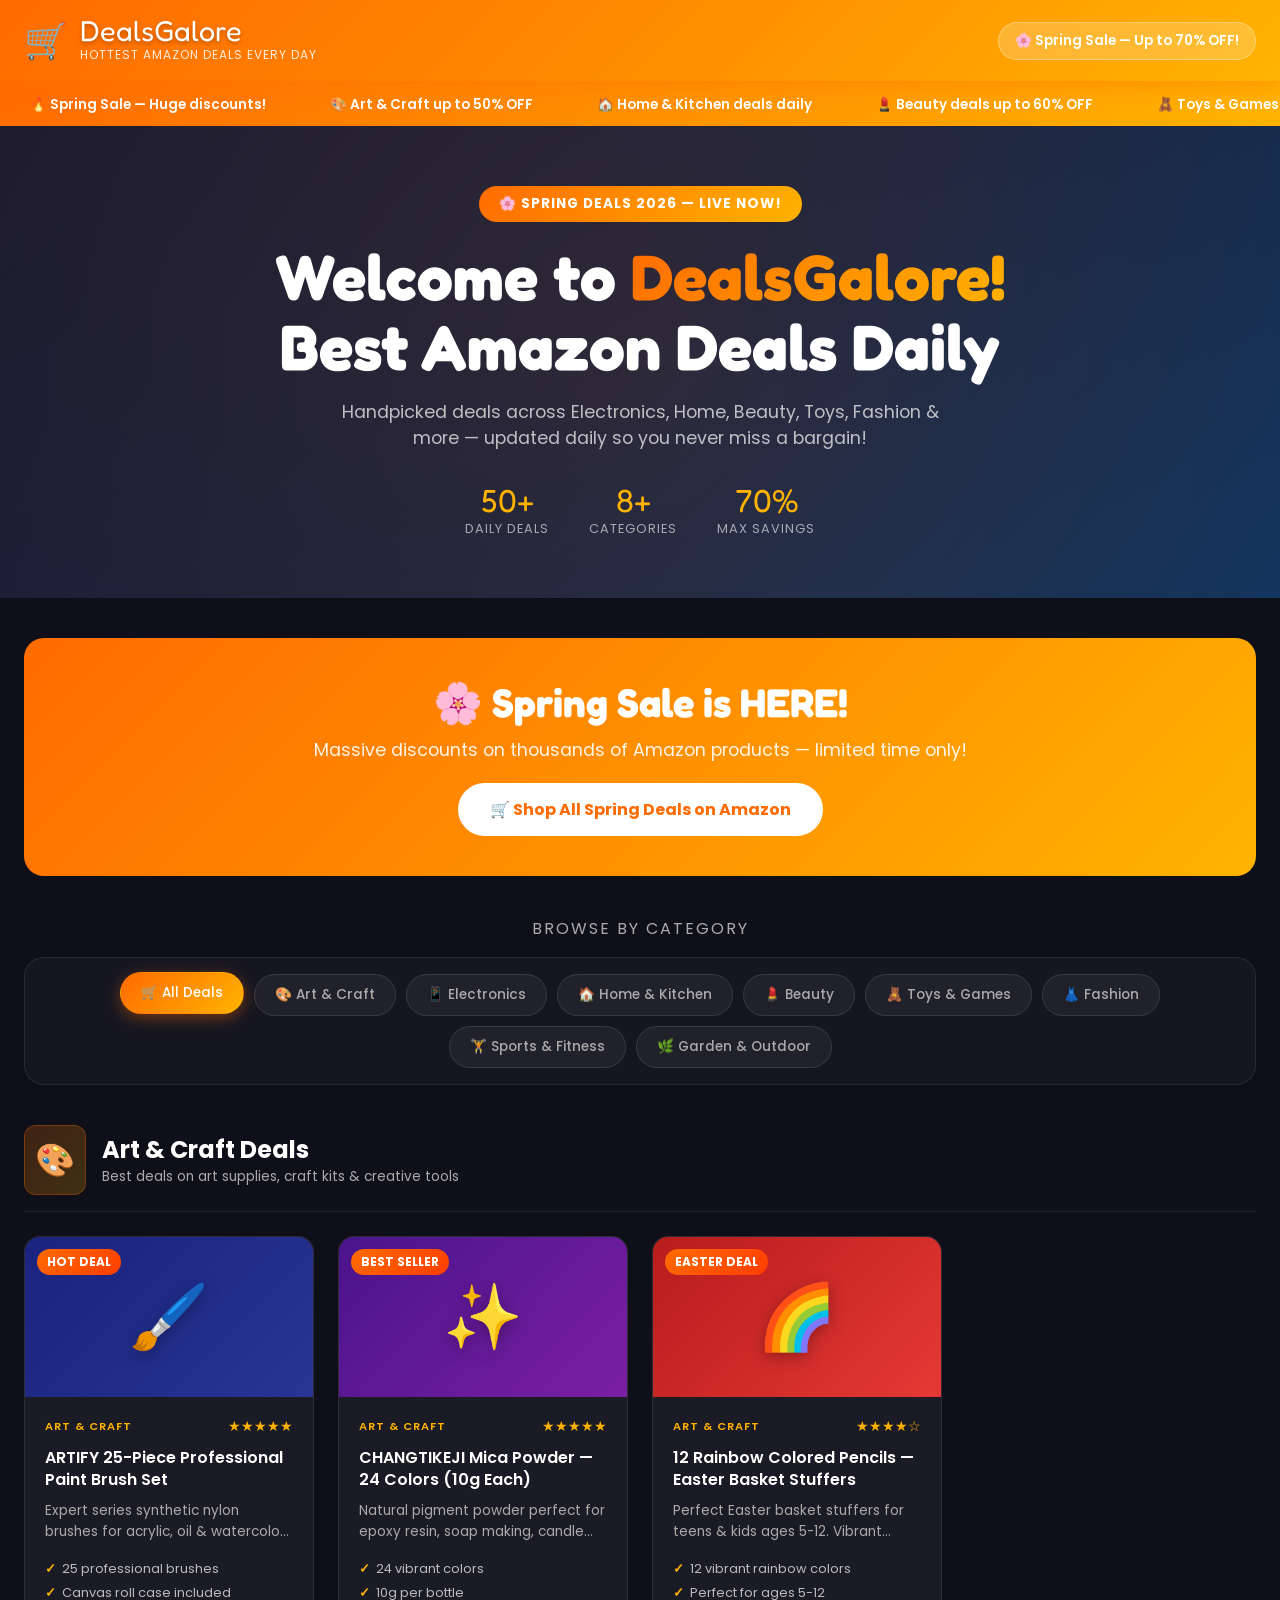
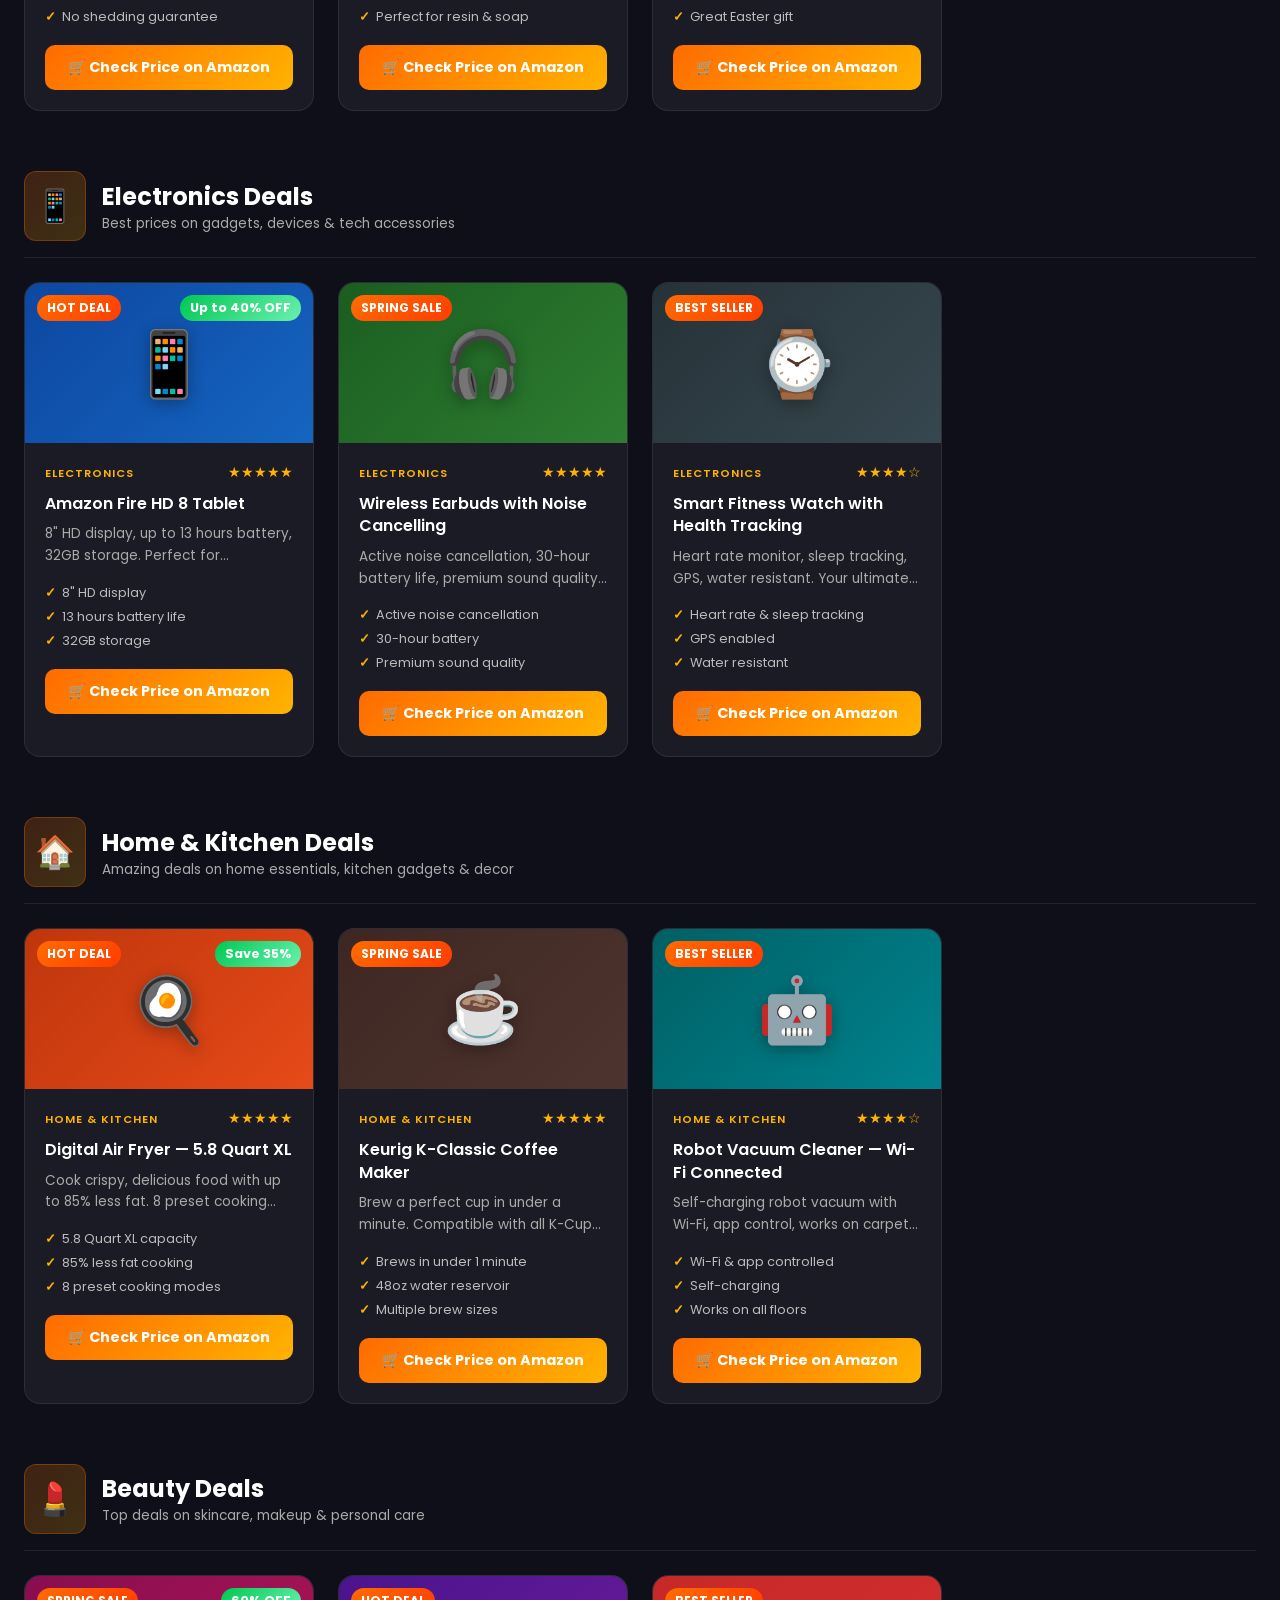
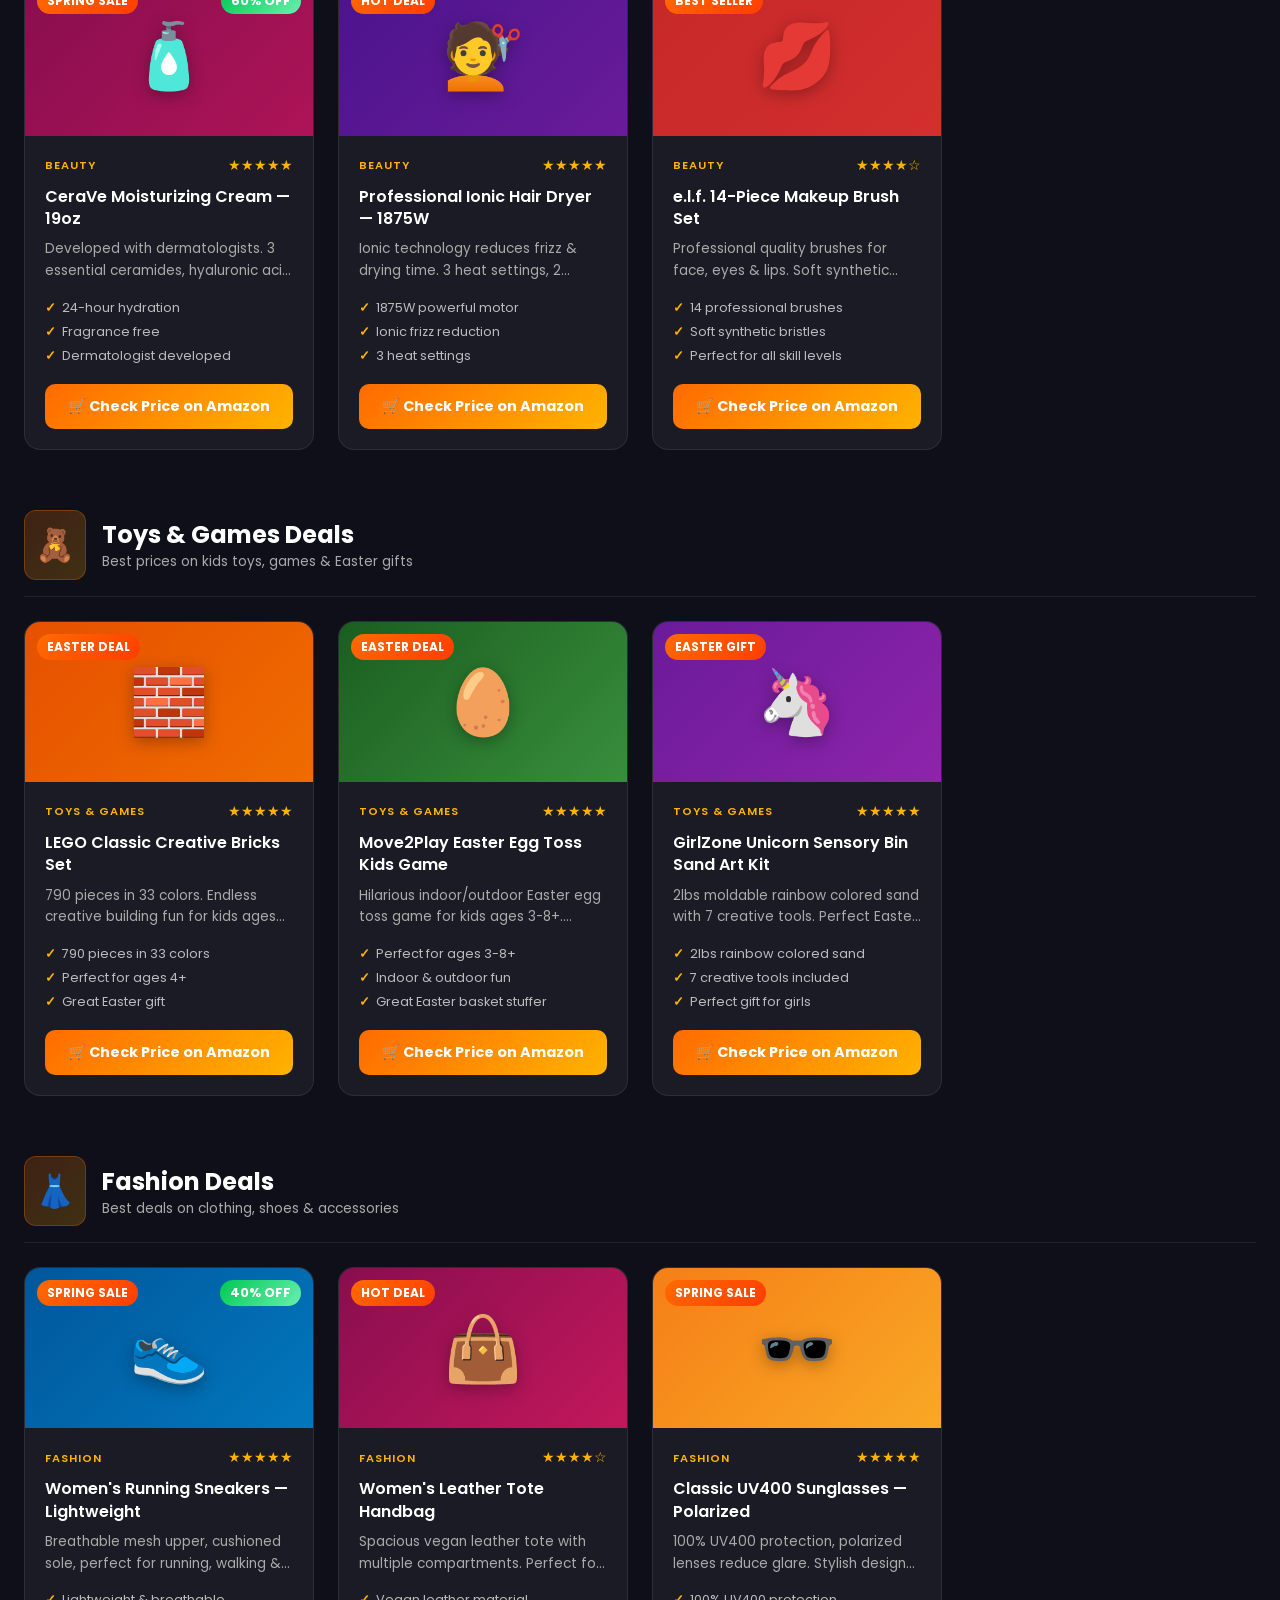
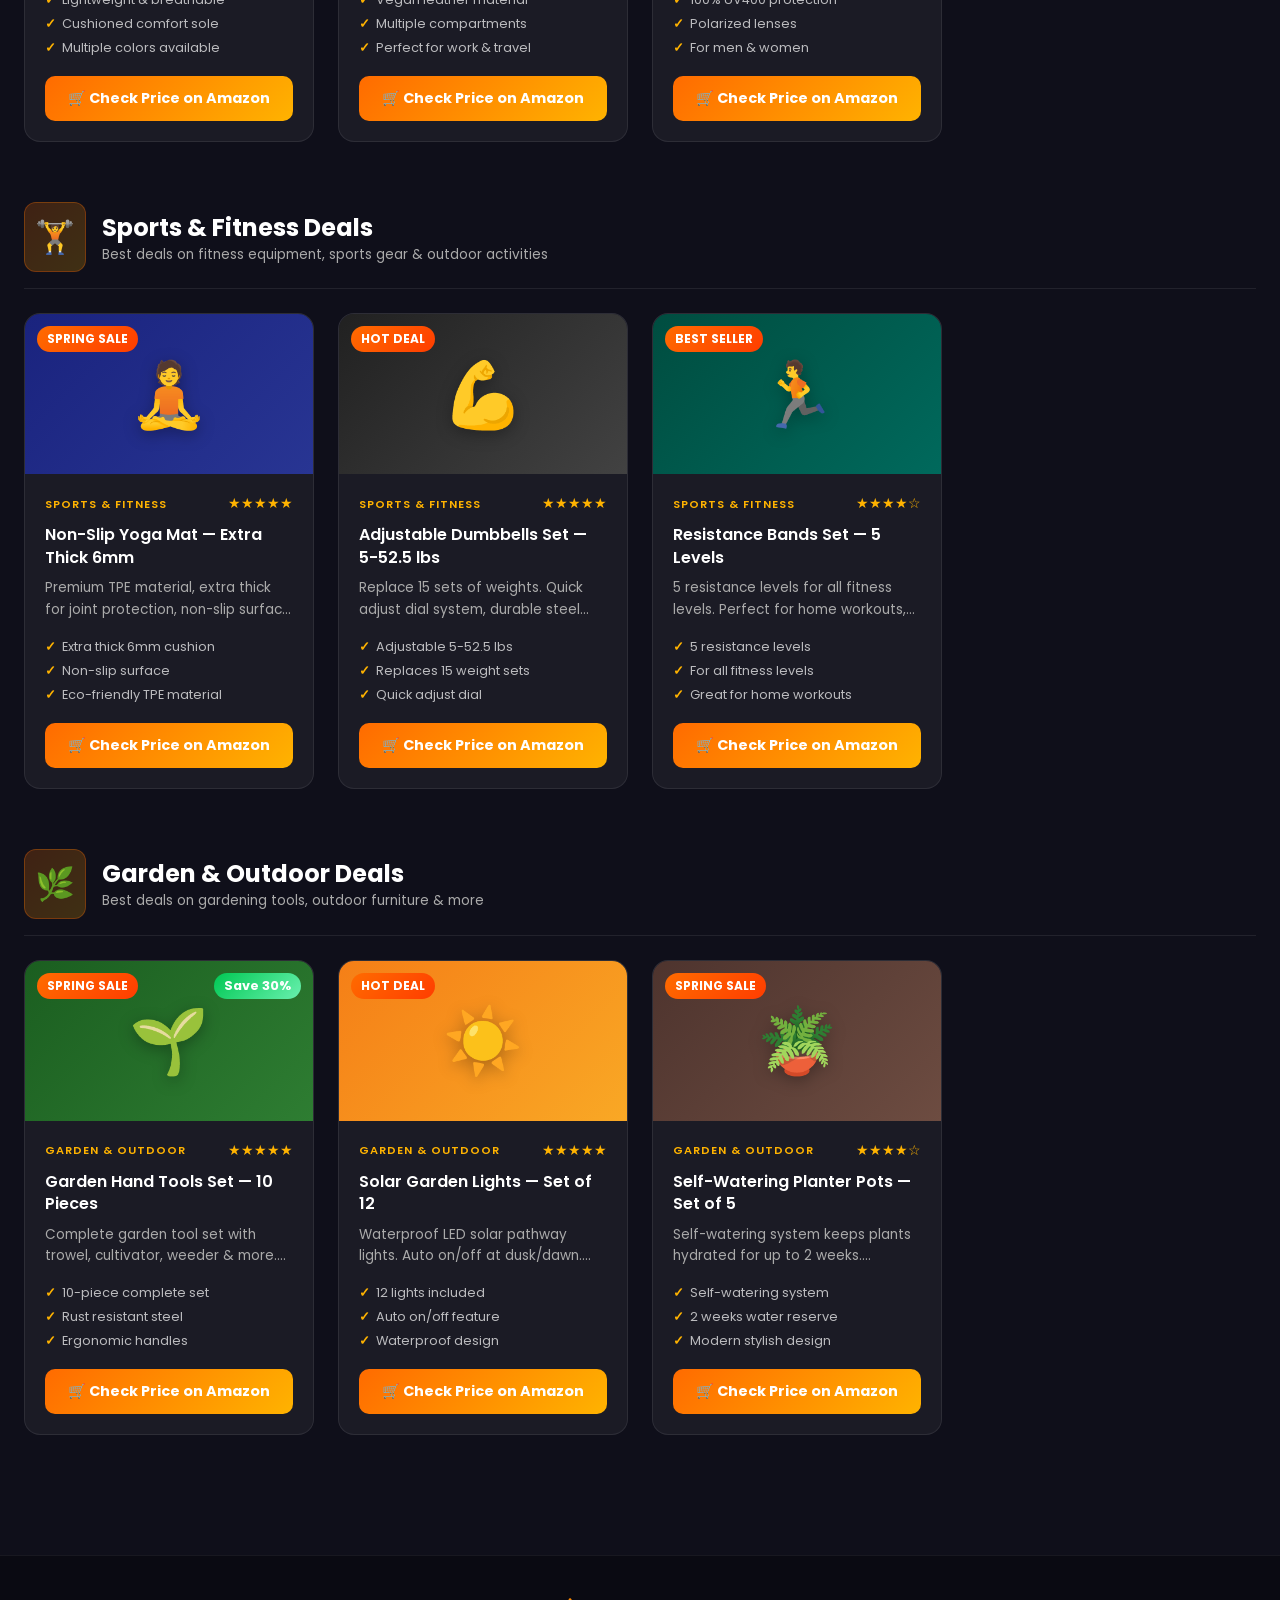
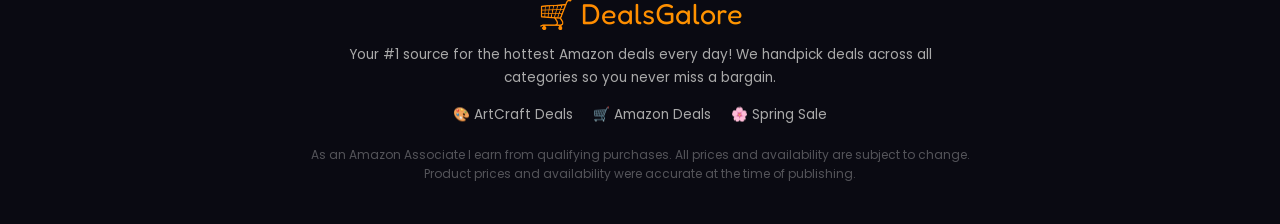
<file: index.html>
<!DOCTYPE html>
<html lang="en">
<head>
  <meta charset="UTF-8" />
  <meta name="viewport" content="width=device-width, initial-scale=1.0"/>
  <title>DealsGalore — Hottest Amazon Deals Every Day</title>
  <meta name="description" content="Find the hottest Amazon deals every day! Huge discounts on Electronics, Home, Beauty, Toys, Fashion and more. Updated daily with fresh deals!"/>
  <link href="https://fonts.googleapis.com/css2?family=Poppins:wght@300;400;500;600;700;800&family=Fredoka+One&display=swap" rel="stylesheet"/>
  <style>
    :root {
      --primary: #FF6B00;
      --secondary: #FFB300;
      --dark: #1a1a2e;
      --darker: #0f0f1a;
      --card-bg: rgba(255,255,255,0.05);
      --text: #f0f0f0;
      --text-muted: #aaa;
      --transition: 0.3s ease;
      --radius: 16px;
    }

    * { margin: 0; padding: 0; box-sizing: border-box; }

    body {
      font-family: 'Poppins', sans-serif;
      background: var(--darker);
      color: var(--text);
      min-height: 100vh;
    }

    /* HEADER */
    header {
      background: linear-gradient(135deg, #FF6B00, #FF8C00, #FFB300);
      padding: 0;
      position: sticky;
      top: 0;
      z-index: 100;
      box-shadow: 0 4px 20px rgba(255,107,0,0.4);
    }

    .header-inner {
      max-width: 1400px;
      margin: 0 auto;
      padding: 14px 24px;
      display: flex;
      align-items: center;
      justify-content: space-between;
      flex-wrap: wrap;
      gap: 12px;
    }

    .logo-area {
      display: flex;
      align-items: center;
      gap: 12px;
    }

    .logo-icon { font-size: 2.2rem; }

    .logo-text { display: flex; flex-direction: column; }

    .logo-text .brand {
      font-family: 'Fredoka One', sans-serif;
      font-size: 1.8rem;
      color: white;
      text-shadow: 0 2px 4px rgba(0,0,0,0.3);
      line-height: 1;
    }

    .logo-text .tagline {
      font-size: 0.75rem;
      color: rgba(255,255,255,0.85);
      letter-spacing: 1px;
      text-transform: uppercase;
    }

    .header-badge {
      background: rgba(255,255,255,0.2);
      border: 1px solid rgba(255,255,255,0.3);
      padding: 8px 16px;
      border-radius: 50px;
      font-size: 0.85rem;
      color: white;
      font-weight: 600;
      backdrop-filter: blur(10px);
    }

    /* HERO */
    .hero {
      background: linear-gradient(135deg, #1a1a2e 0%, #16213e 50%, #0f3460 100%);
      padding: 60px 24px;
      text-align: center;
      position: relative;
      overflow: hidden;
    }

    .hero::before {
      content: '';
      position: absolute;
      top: -50%; left: -50%;
      width: 200%; height: 200%;
      background: radial-gradient(circle at center, rgba(255,107,0,0.1) 0%, transparent 60%);
      animation: pulse 4s ease-in-out infinite;
    }

    @keyframes pulse {
      0%, 100% { transform: scale(1); opacity: 0.5; }
      50% { transform: scale(1.1); opacity: 1; }
    }

    .hero-content { position: relative; z-index: 1; }

    .hero-badge {
      display: inline-block;
      background: linear-gradient(135deg, #FF6B00, #FFB300);
      color: white;
      padding: 8px 20px;
      border-radius: 50px;
      font-size: 0.85rem;
      font-weight: 700;
      letter-spacing: 1px;
      text-transform: uppercase;
      margin-bottom: 20px;
      animation: bounce 2s ease-in-out infinite;
    }

    @keyframes bounce {
      0%, 100% { transform: translateY(0); }
      50% { transform: translateY(-6px); }
    }

    .hero h1 {
      font-family: 'Fredoka One', sans-serif;
      font-size: clamp(2.5rem, 5vw, 4rem);
      color: white;
      margin-bottom: 16px;
      line-height: 1.1;
    }

    .hero h1 span {
      background: linear-gradient(135deg, #FF6B00, #FFB300);
      -webkit-background-clip: text;
      -webkit-text-fill-color: transparent;
      background-clip: text;
    }

    .hero p {
      font-size: 1.1rem;
      color: rgba(255,255,255,0.7);
      max-width: 600px;
      margin: 0 auto 30px;
    }

    .hero-stats {
      display: flex;
      justify-content: center;
      gap: 40px;
      flex-wrap: wrap;
    }

    .stat-item { text-align: center; }

    .stat-number {
      font-family: 'Fredoka One', sans-serif;
      font-size: 2rem;
      color: #FFB300;
    }

    .stat-label {
      font-size: 0.8rem;
      color: rgba(255,255,255,0.6);
      text-transform: uppercase;
      letter-spacing: 1px;
    }

    /* DEAL TICKER */
    .deal-ticker {
      background: linear-gradient(135deg, #FF6B00, #FFB300);
      padding: 10px 0;
      overflow: hidden;
      white-space: nowrap;
    }

    .ticker-content {
      display: inline-block;
      animation: ticker 30s linear infinite;
    }

    .ticker-content span {
      margin: 0 30px;
      font-size: 0.85rem;
      font-weight: 600;
      color: white;
    }

    @keyframes ticker {
      0% { transform: translateX(0); }
      100% { transform: translateX(-50%); }
    }

    /* FILTER TABS */
    .filter-section {
      max-width: 1400px;
      margin: 40px auto 20px;
      padding: 0 24px;
    }

    .filter-title {
      text-align: center;
      font-size: 1rem;
      color: var(--text-muted);
      text-transform: uppercase;
      letter-spacing: 2px;
      margin-bottom: 16px;
    }

    .filter-tabs {
      display: flex;
      flex-wrap: wrap;
      gap: 10px;
      justify-content: center;
      background: rgba(255,255,255,0.03);
      border: 1px solid rgba(255,255,255,0.08);
      border-radius: 20px;
      padding: 16px;
    }

    .tab-btn {
      background: rgba(255,255,255,0.05);
      border: 1px solid rgba(255,255,255,0.1);
      color: var(--text-muted);
      padding: 10px 20px;
      border-radius: 50px;
      cursor: pointer;
      font-family: 'Poppins', sans-serif;
      font-size: 0.85rem;
      font-weight: 500;
      transition: var(--transition);
    }

    .tab-btn:hover, .tab-btn.active {
      background: linear-gradient(135deg, #FF6B00, #FFB300);
      border-color: transparent;
      color: white;
      transform: translateY(-2px);
      box-shadow: 0 4px 15px rgba(255,107,0,0.4);
    }

    /* PRODUCTS GRID */
    .products-section {
      max-width: 1400px;
      margin: 0 auto;
      padding: 20px 24px 60px;
    }

    .category-section { margin-bottom: 60px; }

    .category-header {
      display: flex;
      align-items: center;
      gap: 16px;
      margin-bottom: 24px;
      padding-bottom: 16px;
      border-bottom: 1px solid rgba(255,255,255,0.08);
    }

    .category-icon {
      font-size: 2rem;
      background: linear-gradient(135deg, rgba(255,107,0,0.2), rgba(255,179,0,0.2));
      border: 1px solid rgba(255,107,0,0.3);
      padding: 10px;
      border-radius: 12px;
    }

    .category-info h2 {
      font-size: 1.5rem;
      font-weight: 700;
      color: white;
    }

    .category-info p {
      font-size: 0.85rem;
      color: var(--text-muted);
    }

    .products-grid {
      display: grid;
      grid-template-columns: repeat(auto-fill, minmax(280px, 1fr));
      gap: 24px;
    }

    /* DEAL CARD */
    .deal-card {
      background: var(--card-bg);
      border: 1px solid rgba(255,255,255,0.08);
      border-radius: var(--radius);
      overflow: hidden;
      transition: var(--transition);
      position: relative;
    }

    .deal-card:hover {
      transform: translateY(-6px);
      border-color: rgba(255,107,0,0.4);
      box-shadow: 0 20px 40px rgba(0,0,0,0.3), 0 0 0 1px rgba(255,107,0,0.2);
    }

    .card-top {
      position: relative;
      height: 160px;
      display: flex;
      align-items: center;
      justify-content: center;
      overflow: hidden;
    }

    .card-emoji {
      font-size: 4rem;
      filter: drop-shadow(0 4px 8px rgba(0,0,0,0.3));
      z-index: 1;
    }

    .deal-badge {
      position: absolute;
      top: 12px; left: 12px;
      background: linear-gradient(135deg, #FF6B00, #FF3D00);
      color: white;
      font-size: 0.75rem;
      font-weight: 700;
      padding: 4px 10px;
      border-radius: 50px;
      text-transform: uppercase;
    }

    .discount-badge {
      position: absolute;
      top: 12px; right: 12px;
      background: linear-gradient(135deg, #00C853, #69F0AE);
      color: white;
      font-size: 0.8rem;
      font-weight: 700;
      padding: 4px 10px;
      border-radius: 50px;
    }

    .card-body { padding: 20px; }

    .card-meta {
      display: flex;
      align-items: center;
      justify-content: space-between;
      margin-bottom: 10px;
    }

    .card-category {
      font-size: 0.7rem;
      text-transform: uppercase;
      letter-spacing: 1px;
      color: #FFB300;
      font-weight: 600;
    }

    .card-stars { color: #FFB300; font-size: 0.85rem; }

    .card-body h3 {
      font-size: 1rem;
      font-weight: 600;
      color: white;
      margin-bottom: 8px;
      line-height: 1.4;
      display: -webkit-box;
      -webkit-line-clamp: 2;
      -webkit-box-orient: vertical;
      overflow: hidden;
    }

    .card-body p {
      font-size: 0.85rem;
      color: var(--text-muted);
      line-height: 1.6;
      margin-bottom: 14px;
      display: -webkit-box;
      -webkit-line-clamp: 2;
      -webkit-box-orient: vertical;
      overflow: hidden;
    }

    .card-features {
      list-style: none;
      margin-bottom: 16px;
    }

    .card-features li {
      font-size: 0.8rem;
      color: rgba(255,255,255,0.7);
      padding: 3px 0;
      display: flex;
      align-items: center;
      gap: 6px;
    }

    .card-features li::before {
      content: '✓';
      color: #FFB300;
      font-weight: 700;
    }

    .btn-deal {
      display: block;
      background: linear-gradient(135deg, #FF6B00, #FFB300);
      color: white;
      text-decoration: none;
      padding: 12px 20px;
      border-radius: 10px;
      font-weight: 700;
      font-size: 0.9rem;
      text-align: center;
      transition: var(--transition);
      width: 100%;
    }

    .btn-deal:hover {
      transform: translateY(-2px);
      box-shadow: 0 8px 20px rgba(255,107,0,0.4);
      filter: brightness(1.1);
    }

    /* SPRING BANNER */
    .spring-banner {
      background: linear-gradient(135deg, #FF6B00, #FFB300, #FF6B00);
      background-size: 200% 200%;
      animation: gradientShift 3s ease infinite;
      margin: 40px auto;
      border-radius: 20px;
      padding: 40px;
      text-align: center;
      max-width: 1400px;
      margin-left: 24px;
      margin-right: 24px;
    }

    @keyframes gradientShift {
      0% { background-position: 0% 50%; }
      50% { background-position: 100% 50%; }
      100% { background-position: 0% 50%; }
    }

    .spring-banner h2 {
      font-family: 'Fredoka One', sans-serif;
      font-size: 2.5rem;
      color: white;
      margin-bottom: 10px;
    }

    .spring-banner p {
      font-size: 1.1rem;
      color: rgba(255,255,255,0.9);
      margin-bottom: 20px;
    }

    .btn-white {
      display: inline-block;
      background: white;
      color: #FF6B00;
      padding: 14px 32px;
      border-radius: 50px;
      font-weight: 700;
      font-size: 1rem;
      text-decoration: none;
      transition: var(--transition);
    }

    .btn-white:hover {
      transform: translateY(-3px);
      box-shadow: 0 10px 30px rgba(0,0,0,0.2);
    }

    /* FOOTER */
    footer {
      background: rgba(0,0,0,0.3);
      border-top: 1px solid rgba(255,255,255,0.06);
      padding: 40px 24px;
      text-align: center;
    }

    .footer-logo {
      font-family: 'Fredoka One', sans-serif;
      font-size: 1.8rem;
      background: linear-gradient(135deg, #FF6B00, #FFB300);
      -webkit-background-clip: text;
      -webkit-text-fill-color: transparent;
      background-clip: text;
      margin-bottom: 12px;
    }

    footer p {
      color: var(--text-muted);
      font-size: 0.85rem;
      max-width: 600px;
      margin: 0 auto 16px;
      line-height: 1.7;
    }

    .footer-links {
      display: flex;
      justify-content: center;
      gap: 20px;
      flex-wrap: wrap;
      margin-bottom: 20px;
    }

    .footer-links a {
      color: var(--text-muted);
      text-decoration: none;
      font-size: 0.85rem;
      transition: var(--transition);
    }

    .footer-links a:hover { color: #FFB300; }

    .disclaimer {
      font-size: 0.75rem;
      color: rgba(255,255,255,0.3);
      max-width: 700px;
      margin: 0 auto;
      line-height: 1.6;
    }

    @media (max-width: 768px) {
      .hero h1 { font-size: 2rem; }
      .hero-stats { gap: 20px; }
      .products-grid { grid-template-columns: repeat(auto-fill, minmax(240px, 1fr)); }
      .spring-banner { margin: 20px 16px; padding: 30px 20px; }
      .spring-banner h2 { font-size: 1.8rem; }
    }
  </style>
</head>
<body>

<!-- HEADER -->
<header>
  <div class="header-inner">
    <div class="logo-area">
      <div class="logo-icon">🛒</div>
      <div class="logo-text">
        <span class="brand">DealsGalore</span>
        <span class="tagline">Hottest Amazon Deals Every Day</span>
      </div>
    </div>
    <div class="header-badge">🌸 Spring Sale — Up to 70% OFF!</div>
  </div>
</header>

<!-- DEAL TICKER -->
<div class="deal-ticker">
  <div class="ticker-content">
    <span>🔥 Spring Sale — Huge discounts!</span>
    <span>🎨 Art & Craft up to 50% OFF</span>
    <span>🏠 Home & Kitchen deals daily</span>
    <span>💄 Beauty deals up to 60% OFF</span>
    <span>🧸 Toys & Games on sale now</span>
    <span>📱 Electronics — best prices</span>
    <span>👗 Fashion deals updated daily</span>
    <span>🌿 Garden & Outdoor on sale</span>
    <span>🔥 Spring Sale — Huge discounts!</span>
    <span>🎨 Art & Craft up to 50% OFF</span>
    <span>🏠 Home & Kitchen deals daily</span>
    <span>💄 Beauty deals up to 60% OFF</span>
    <span>🧸 Toys & Games on sale now</span>
    <span>📱 Electronics — best prices</span>
    <span>👗 Fashion deals updated daily</span>
    <span>🌿 Garden & Outdoor on sale</span>
  </div>
</div>

<!-- HERO -->
<section class="hero">
  <div class="hero-content">
    <div class="hero-badge">🌸 Spring Deals 2026 — Live Now!</div>
    <h1>Welcome to <span>DealsGalore!</span><br/>Best Amazon Deals Daily</h1>
    <p>Handpicked deals across Electronics, Home, Beauty, Toys, Fashion & more — updated daily so you never miss a bargain!</p>
    <div class="hero-stats">
      <div class="stat-item">
        <div class="stat-number">50+</div>
        <div class="stat-label">Daily Deals</div>
      </div>
      <div class="stat-item">
        <div class="stat-number">8+</div>
        <div class="stat-label">Categories</div>
      </div>
      <div class="stat-item">
        <div class="stat-number">70%</div>
        <div class="stat-label">Max Savings</div>
      </div>
    </div>
  </div>
</section>

<!-- SPRING BANNER -->
<div class="spring-banner">
  <h2>🌸 Spring Sale is HERE!</h2>
  <p>Massive discounts on thousands of Amazon products — limited time only!</p>
  <a href="https://www.amazon.com/deals?tag=artcrafthub-20" class="btn-white" target="_blank">🛒 Shop All Spring Deals on Amazon</a>
</div>

<!-- FILTER TABS -->
<div class="filter-section">
  <p class="filter-title">Browse by Category</p>
  <div class="filter-tabs" role="tablist">
    <button class="tab-btn active" onclick="filterDeals('all')">🛒 All Deals</button>
    <button class="tab-btn" onclick="filterDeals('artcraft')">🎨 Art & Craft</button>
    <button class="tab-btn" onclick="filterDeals('electronics')">📱 Electronics</button>
    <button class="tab-btn" onclick="filterDeals('home')">🏠 Home & Kitchen</button>
    <button class="tab-btn" onclick="filterDeals('beauty')">💄 Beauty</button>
    <button class="tab-btn" onclick="filterDeals('toys')">🧸 Toys & Games</button>
    <button class="tab-btn" onclick="filterDeals('fashion')">👗 Fashion</button>
    <button class="tab-btn" onclick="filterDeals('sports')">🏋️ Sports & Fitness</button>
    <button class="tab-btn" onclick="filterDeals('garden')">🌿 Garden & Outdoor</button>
  </div>
</div>

<!-- PRODUCTS -->
<div class="products-section">

  <!-- ART & CRAFT -->
  <section class="category-section" id="artcraft-section" data-category="artcraft">
    <div class="category-header">
      <div class="category-icon">🎨</div>
      <div class="category-info">
        <h2>Art & Craft Deals</h2>
        <p>Best deals on art supplies, craft kits & creative tools</p>
      </div>
    </div>
    <div class="products-grid">
      <div class="deal-card" id="artify-brush-deal">
        <div class="card-top" style="background:linear-gradient(135deg,#1a237e,#283593)">
          <span class="card-emoji">🖌️</span>
          <span class="deal-badge">Hot Deal</span>
        </div>
        <div class="card-body">
          <div class="card-meta"><span class="card-category">Art & Craft</span><span class="card-stars">★★★★★</span></div>
          <h3>ARTIFY 25-Piece Professional Paint Brush Set</h3>
          <p>Expert series synthetic nylon brushes for acrylic, oil & watercolor. Canvas roll case & palette knife included.</p>
          <ul class="card-features">
            <li>25 professional brushes</li>
            <li>Canvas roll case included</li>
            <li>No shedding guarantee</li>
          </ul>
          <a href="https://www.amazon.com/dp/B08DV1XT1Q?tag=artcrafthub-20" class="btn-deal" target="_blank">🛒 Check Price on Amazon</a>
        </div>
      </div>

      <div class="deal-card" id="mica-powder-deal">
        <div class="card-top" style="background:linear-gradient(135deg,#4a148c,#7b1fa2)">
          <span class="card-emoji">✨</span>
          <span class="deal-badge">Best Seller</span>
        </div>
        <div class="card-body">
          <div class="card-meta"><span class="card-category">Art & Craft</span><span class="card-stars">★★★★★</span></div>
          <h3>CHANGTIKEJI Mica Powder — 24 Colors (10g Each)</h3>
          <p>Natural pigment powder perfect for epoxy resin, soap making, candle making, lip gloss & nail polish.</p>
          <ul class="card-features">
            <li>24 vibrant colors</li>
            <li>10g per bottle</li>
            <li>Perfect for resin & soap</li>
          </ul>
          <a href="https://www.amazon.com/s?k=CHANGTIKEJI+Mica+Powder+24+Colors&tag=artcrafthub-20" class="btn-deal" target="_blank">🛒 Check Price on Amazon</a>
        </div>
      </div>

      <div class="deal-card" id="rainbow-pencils-deal">
        <div class="card-top" style="background:linear-gradient(135deg,#b71c1c,#e53935)">
          <span class="card-emoji">🌈</span>
          <span class="deal-badge">Easter Deal</span>
        </div>
        <div class="card-body">
          <div class="card-meta"><span class="card-category">Art & Craft</span><span class="card-stars">★★★★☆</span></div>
          <h3>12 Rainbow Colored Pencils — Easter Basket Stuffers</h3>
          <p>Perfect Easter basket stuffers for teens & kids ages 5-12. Vibrant rainbow colors for drawing & school projects.</p>
          <ul class="card-features">
            <li>12 vibrant rainbow colors</li>
            <li>Perfect for ages 5-12</li>
            <li>Great Easter gift</li>
          </ul>
          <a href="https://amzn.to/4v0v3yj" class="btn-deal" target="_blank">🛒 Check Price on Amazon</a>
        </div>
      </div>
    </div>
  </section>

  <!-- ELECTRONICS -->
  <section class="category-section" id="electronics-section" data-category="electronics">
    <div class="category-header">
      <div class="category-icon">📱</div>
      <div class="category-info">
        <h2>Electronics Deals</h2>
        <p>Best prices on gadgets, devices & tech accessories</p>
      </div>
    </div>
    <div class="products-grid">
      <div class="deal-card" id="fire-tablet-deal">
        <div class="card-top" style="background:linear-gradient(135deg,#0d47a1,#1565c0)">
          <span class="card-emoji">📱</span>
          <span class="deal-badge">Hot Deal</span>
          <span class="discount-badge">Up to 40% OFF</span>
        </div>
        <div class="card-body">
          <div class="card-meta"><span class="card-category">Electronics</span><span class="card-stars">★★★★★</span></div>
          <h3>Amazon Fire HD 8 Tablet</h3>
          <p>8" HD display, up to 13 hours battery, 32GB storage. Perfect for streaming, reading & browsing.</p>
          <ul class="card-features">
            <li>8" HD display</li>
            <li>13 hours battery life</li>
            <li>32GB storage</li>
          </ul>
          <a href="https://www.amazon.com/s?k=Amazon+Fire+HD+8+Tablet&tag=artcrafthub-20" class="btn-deal" target="_blank">🛒 Check Price on Amazon</a>
        </div>
      </div>

      <div class="deal-card" id="earbuds-deal">
        <div class="card-top" style="background:linear-gradient(135deg,#1b5e20,#2e7d32)">
          <span class="card-emoji">🎧</span>
          <span class="deal-badge">Spring Sale</span>
        </div>
        <div class="card-body">
          <div class="card-meta"><span class="card-category">Electronics</span><span class="card-stars">★★★★★</span></div>
          <h3>Wireless Earbuds with Noise Cancelling</h3>
          <p>Active noise cancellation, 30-hour battery life, premium sound quality. Perfect for work & travel.</p>
          <ul class="card-features">
            <li>Active noise cancellation</li>
            <li>30-hour battery</li>
            <li>Premium sound quality</li>
          </ul>
          <a href="https://www.amazon.com/s?k=wireless+earbuds+noise+cancelling&tag=artcrafthub-20" class="btn-deal" target="_blank">🛒 Check Price on Amazon</a>
        </div>
      </div>

      <div class="deal-card" id="smartwatch-deal">
        <div class="card-top" style="background:linear-gradient(135deg,#263238,#37474f)">
          <span class="card-emoji">⌚</span>
          <span class="deal-badge">Best Seller</span>
        </div>
        <div class="card-body">
          <div class="card-meta"><span class="card-category">Electronics</span><span class="card-stars">★★★★☆</span></div>
          <h3>Smart Fitness Watch with Health Tracking</h3>
          <p>Heart rate monitor, sleep tracking, GPS, water resistant. Your ultimate fitness companion.</p>
          <ul class="card-features">
            <li>Heart rate & sleep tracking</li>
            <li>GPS enabled</li>
            <li>Water resistant</li>
          </ul>
          <a href="https://www.amazon.com/s?k=smart+fitness+watch&tag=artcrafthub-20" class="btn-deal" target="_blank">🛒 Check Price on Amazon</a>
        </div>
      </div>
    </div>
  </section>

  <!-- HOME & KITCHEN -->
  <section class="category-section" id="home-section" data-category="home">
    <div class="category-header">
      <div class="category-icon">🏠</div>
      <div class="category-info">
        <h2>Home & Kitchen Deals</h2>
        <p>Amazing deals on home essentials, kitchen gadgets & decor</p>
      </div>
    </div>
    <div class="products-grid">
      <div class="deal-card" id="airfryer-deal">
        <div class="card-top" style="background:linear-gradient(135deg,#bf360c,#e64a19)">
          <span class="card-emoji">🍳</span>
          <span class="deal-badge">Hot Deal</span>
          <span class="discount-badge">Save 35%</span>
        </div>
        <div class="card-body">
          <div class="card-meta"><span class="card-category">Home & Kitchen</span><span class="card-stars">★★★★★</span></div>
          <h3>Digital Air Fryer — 5.8 Quart XL</h3>
          <p>Cook crispy, delicious food with up to 85% less fat. 8 preset cooking modes, easy digital controls.</p>
          <ul class="card-features">
            <li>5.8 Quart XL capacity</li>
            <li>85% less fat cooking</li>
            <li>8 preset cooking modes</li>
          </ul>
          <a href="https://www.amazon.com/s?k=digital+air+fryer+5.8+quart&tag=artcrafthub-20" class="btn-deal" target="_blank">🛒 Check Price on Amazon</a>
        </div>
      </div>

      <div class="deal-card" id="coffee-maker-deal">
        <div class="card-top" style="background:linear-gradient(135deg,#3e2723,#4e342e)">
          <span class="card-emoji">☕</span>
          <span class="deal-badge">Spring Sale</span>
        </div>
        <div class="card-body">
          <div class="card-meta"><span class="card-category">Home & Kitchen</span><span class="card-stars">★★★★★</span></div>
          <h3>Keurig K-Classic Coffee Maker</h3>
          <p>Brew a perfect cup in under a minute. Compatible with all K-Cup pods. 48oz water reservoir.</p>
          <ul class="card-features">
            <li>Brews in under 1 minute</li>
            <li>48oz water reservoir</li>
            <li>Multiple brew sizes</li>
          </ul>
          <a href="https://www.amazon.com/s?k=Keurig+K-Classic+Coffee+Maker&tag=artcrafthub-20" class="btn-deal" target="_blank">🛒 Check Price on Amazon</a>
        </div>
      </div>

      <div class="deal-card" id="robot-vacuum-deal">
        <div class="card-top" style="background:linear-gradient(135deg,#006064,#00838f)">
          <span class="card-emoji">🤖</span>
          <span class="deal-badge">Best Seller</span>
        </div>
        <div class="card-body">
          <div class="card-meta"><span class="card-category">Home & Kitchen</span><span class="card-stars">★★★★☆</span></div>
          <h3>Robot Vacuum Cleaner — Wi-Fi Connected</h3>
          <p>Self-charging robot vacuum with Wi-Fi, app control, works on carpets & hard floors.</p>
          <ul class="card-features">
            <li>Wi-Fi & app controlled</li>
            <li>Self-charging</li>
            <li>Works on all floors</li>
          </ul>
          <a href="https://www.amazon.com/s?k=robot+vacuum+wifi&tag=artcrafthub-20" class="btn-deal" target="_blank">🛒 Check Price on Amazon</a>
        </div>
      </div>
    </div>
  </section>

  <!-- BEAUTY -->
  <section class="category-section" id="beauty-section" data-category="beauty">
    <div class="category-header">
      <div class="category-icon">💄</div>
      <div class="category-info">
        <h2>Beauty Deals</h2>
        <p>Top deals on skincare, makeup & personal care</p>
      </div>
    </div>
    <div class="products-grid">
      <div class="deal-card" id="skincare-deal">
        <div class="card-top" style="background:linear-gradient(135deg,#880e4f,#ad1457)">
          <span class="card-emoji">🧴</span>
          <span class="deal-badge">Spring Sale</span>
          <span class="discount-badge">60% OFF</span>
        </div>
        <div class="card-body">
          <div class="card-meta"><span class="card-category">Beauty</span><span class="card-stars">★★★★★</span></div>
          <h3>CeraVe Moisturizing Cream — 19oz</h3>
          <p>Developed with dermatologists. 3 essential ceramides, hyaluronic acid for 24-hour hydration.</p>
          <ul class="card-features">
            <li>24-hour hydration</li>
            <li>Fragrance free</li>
            <li>Dermatologist developed</li>
          </ul>
          <a href="https://www.amazon.com/s?k=CeraVe+Moisturizing+Cream&tag=artcrafthub-20" class="btn-deal" target="_blank">🛒 Check Price on Amazon</a>
        </div>
      </div>

      <div class="deal-card" id="hairdryer-deal">
        <div class="card-top" style="background:linear-gradient(135deg,#4a148c,#6a1b9a)">
          <span class="card-emoji">💇</span>
          <span class="deal-badge">Hot Deal</span>
        </div>
        <div class="card-body">
          <div class="card-meta"><span class="card-category">Beauty</span><span class="card-stars">★★★★★</span></div>
          <h3>Professional Ionic Hair Dryer — 1875W</h3>
          <p>Ionic technology reduces frizz & drying time. 3 heat settings, 2 speeds, cool shot button.</p>
          <ul class="card-features">
            <li>1875W powerful motor</li>
            <li>Ionic frizz reduction</li>
            <li>3 heat settings</li>
          </ul>
          <a href="https://www.amazon.com/s?k=professional+ionic+hair+dryer+1875W&tag=artcrafthub-20" class="btn-deal" target="_blank">🛒 Check Price on Amazon</a>
        </div>
      </div>

      <div class="deal-card" id="makeup-deal">
        <div class="card-top" style="background:linear-gradient(135deg,#c62828,#d32f2f)">
          <span class="card-emoji">💋</span>
          <span class="deal-badge">Best Seller</span>
        </div>
        <div class="card-body">
          <div class="card-meta"><span class="card-category">Beauty</span><span class="card-stars">★★★★☆</span></div>
          <h3>e.l.f. 14-Piece Makeup Brush Set</h3>
          <p>Professional quality brushes for face, eyes & lips. Soft synthetic bristles, perfect for all skill levels.</p>
          <ul class="card-features">
            <li>14 professional brushes</li>
            <li>Soft synthetic bristles</li>
            <li>Perfect for all skill levels</li>
          </ul>
          <a href="https://www.amazon.com/s?k=elf+makeup+brush+set&tag=artcrafthub-20" class="btn-deal" target="_blank">🛒 Check Price on Amazon</a>
        </div>
      </div>
    </div>
  </section>

  <!-- TOYS & GAMES -->
  <section class="category-section" id="toys-section" data-category="toys">
    <div class="category-header">
      <div class="category-icon">🧸</div>
      <div class="category-info">
        <h2>Toys & Games Deals</h2>
        <p>Best prices on kids toys, games & Easter gifts</p>
      </div>
    </div>
    <div class="products-grid">
      <div class="deal-card" id="lego-deal">
        <div class="card-top" style="background:linear-gradient(135deg,#e65100,#ef6c00)">
          <span class="card-emoji">🧱</span>
          <span class="deal-badge">Easter Deal</span>
        </div>
        <div class="card-body">
          <div class="card-meta"><span class="card-category">Toys & Games</span><span class="card-stars">★★★★★</span></div>
          <h3>LEGO Classic Creative Bricks Set</h3>
          <p>790 pieces in 33 colors. Endless creative building fun for kids ages 4+. Perfect Easter basket gift!</p>
          <ul class="card-features">
            <li>790 pieces in 33 colors</li>
            <li>Perfect for ages 4+</li>
            <li>Great Easter gift</li>
          </ul>
          <a href="https://www.amazon.com/s?k=LEGO+Classic+Creative+Bricks&tag=artcrafthub-20" class="btn-deal" target="_blank">🛒 Check Price on Amazon</a>
        </div>
      </div>

      <div class="deal-card" id="egg-toss-deal">
        <div class="card-top" style="background:linear-gradient(135deg,#1b5e20,#388e3c)">
          <span class="card-emoji">🥚</span>
          <span class="deal-badge">Easter Deal</span>
        </div>
        <div class="card-body">
          <div class="card-meta"><span class="card-category">Toys & Games</span><span class="card-stars">★★★★★</span></div>
          <h3>Move2Play Easter Egg Toss Kids Game</h3>
          <p>Hilarious indoor/outdoor Easter egg toss game for kids ages 3-8+. Perfect Easter basket stuffer!</p>
          <ul class="card-features">
            <li>Perfect for ages 3-8+</li>
            <li>Indoor & outdoor fun</li>
            <li>Great Easter basket stuffer</li>
          </ul>
          <a href="https://www.amazon.com/dp/B07CN72D4V?tag=artcrafthub-20" class="btn-deal" target="_blank">🛒 Check Price on Amazon</a>
        </div>
      </div>

      <div class="deal-card" id="girlzone-sand-art">
        <div class="card-top" style="background:linear-gradient(135deg,#6a1b9a,#8e24aa)">
          <span class="card-emoji">🦄</span>
          <span class="deal-badge">Easter Gift</span>
        </div>
        <div class="card-body">
          <div class="card-meta"><span class="card-category">Toys & Games</span><span class="card-stars">★★★★★</span></div>
          <h3>GirlZone Unicorn Sensory Bin Sand Art Kit</h3>
          <p>2lbs moldable rainbow colored sand with 7 creative tools. Perfect Easter & birthday gift for girls!</p>
          <ul class="card-features">
            <li>2lbs rainbow colored sand</li>
            <li>7 creative tools included</li>
            <li>Perfect gift for girls</li>
          </ul>
          <a href="https://amzn.to/4bVbbUJ" class="btn-deal" target="_blank">🛒 Check Price on Amazon</a>
        </div>
      </div>
    </div>
  </section>

  <!-- FASHION -->
  <section class="category-section" id="fashion-section" data-category="fashion">
    <div class="category-header">
      <div class="category-icon">👗</div>
      <div class="category-info">
        <h2>Fashion Deals</h2>
        <p>Best deals on clothing, shoes & accessories</p>
      </div>
    </div>
    <div class="products-grid">
      <div class="deal-card" id="sneakers-deal">
        <div class="card-top" style="background:linear-gradient(135deg,#01579b,#0277bd)">
          <span class="card-emoji">👟</span>
          <span class="deal-badge">Spring Sale</span>
          <span class="discount-badge">40% OFF</span>
        </div>
        <div class="card-body">
          <div class="card-meta"><span class="card-category">Fashion</span><span class="card-stars">★★★★★</span></div>
          <h3>Women's Running Sneakers — Lightweight</h3>
          <p>Breathable mesh upper, cushioned sole, perfect for running, walking & everyday wear. Multiple colors.</p>
          <ul class="card-features">
            <li>Lightweight & breathable</li>
            <li>Cushioned comfort sole</li>
            <li>Multiple colors available</li>
          </ul>
          <a href="https://www.amazon.com/s?k=womens+running+sneakers+lightweight&tag=artcrafthub-20" class="btn-deal" target="_blank">🛒 Check Price on Amazon</a>
        </div>
      </div>

      <div class="deal-card" id="handbag-deal">
        <div class="card-top" style="background:linear-gradient(135deg,#880e4f,#c2185b)">
          <span class="card-emoji">👜</span>
          <span class="deal-badge">Hot Deal</span>
        </div>
        <div class="card-body">
          <div class="card-meta"><span class="card-category">Fashion</span><span class="card-stars">★★★★☆</span></div>
          <h3>Women's Leather Tote Handbag</h3>
          <p>Spacious vegan leather tote with multiple compartments. Perfect for work, travel & everyday use.</p>
          <ul class="card-features">
            <li>Vegan leather material</li>
            <li>Multiple compartments</li>
            <li>Perfect for work & travel</li>
          </ul>
          <a href="https://www.amazon.com/s?k=womens+leather+tote+handbag&tag=artcrafthub-20" class="btn-deal" target="_blank">🛒 Check Price on Amazon</a>
        </div>
      </div>

      <div class="deal-card" id="sunglasses-deal">
        <div class="card-top" style="background:linear-gradient(135deg,#f57f17,#f9a825)">
          <span class="card-emoji">🕶️</span>
          <span class="deal-badge">Spring Sale</span>
        </div>
        <div class="card-body">
          <div class="card-meta"><span class="card-category">Fashion</span><span class="card-stars">★★★★★</span></div>
          <h3>Classic UV400 Sunglasses — Polarized</h3>
          <p>100% UV400 protection, polarized lenses reduce glare. Stylish design for men & women.</p>
          <ul class="card-features">
            <li>100% UV400 protection</li>
            <li>Polarized lenses</li>
            <li>For men & women</li>
          </ul>
          <a href="https://www.amazon.com/s?k=polarized+sunglasses+UV400&tag=artcrafthub-20" class="btn-deal" target="_blank">🛒 Check Price on Amazon</a>
        </div>
      </div>
    </div>
  </section>

  <!-- SPORTS & FITNESS -->
  <section class="category-section" id="sports-section" data-category="sports">
    <div class="category-header">
      <div class="category-icon">🏋️</div>
      <div class="category-info">
        <h2>Sports & Fitness Deals</h2>
        <p>Best deals on fitness equipment, sports gear & outdoor activities</p>
      </div>
    </div>
    <div class="products-grid">
      <div class="deal-card" id="yoga-mat-deal">
        <div class="card-top" style="background:linear-gradient(135deg,#1a237e,#283593)">
          <span class="card-emoji">🧘</span>
          <span class="deal-badge">Spring Sale</span>
        </div>
        <div class="card-body">
          <div class="card-meta"><span class="card-category">Sports & Fitness</span><span class="card-stars">★★★★★</span></div>
          <h3>Non-Slip Yoga Mat — Extra Thick 6mm</h3>
          <p>Premium TPE material, extra thick for joint protection, non-slip surface for yoga & pilates.</p>
          <ul class="card-features">
            <li>Extra thick 6mm cushion</li>
            <li>Non-slip surface</li>
            <li>Eco-friendly TPE material</li>
          </ul>
          <a href="https://www.amazon.com/s?k=non+slip+yoga+mat+6mm&tag=artcrafthub-20" class="btn-deal" target="_blank">🛒 Check Price on Amazon</a>
        </div>
      </div>

      <div class="deal-card" id="dumbbells-deal">
        <div class="card-top" style="background:linear-gradient(135deg,#212121,#424242)">
          <span class="card-emoji">💪</span>
          <span class="deal-badge">Hot Deal</span>
        </div>
        <div class="card-body">
          <div class="card-meta"><span class="card-category">Sports & Fitness</span><span class="card-stars">★★★★★</span></div>
          <h3>Adjustable Dumbbells Set — 5-52.5 lbs</h3>
          <p>Replace 15 sets of weights. Quick adjust dial system, durable steel construction. Perfect home gym.</p>
          <ul class="card-features">
            <li>Adjustable 5-52.5 lbs</li>
            <li>Replaces 15 weight sets</li>
            <li>Quick adjust dial</li>
          </ul>
          <a href="https://www.amazon.com/s?k=adjustable+dumbbells+set&tag=artcrafthub-20" class="btn-deal" target="_blank">🛒 Check Price on Amazon</a>
        </div>
      </div>

      <div class="deal-card" id="resistance-bands-deal">
        <div class="card-top" style="background:linear-gradient(135deg,#004d40,#00695c)">
          <span class="card-emoji">🏃</span>
          <span class="deal-badge">Best Seller</span>
        </div>
        <div class="card-body">
          <div class="card-meta"><span class="card-category">Sports & Fitness</span><span class="card-stars">★★★★☆</span></div>
          <h3>Resistance Bands Set — 5 Levels</h3>
          <p>5 resistance levels for all fitness levels. Perfect for home workouts, physical therapy & stretching.</p>
          <ul class="card-features">
            <li>5 resistance levels</li>
            <li>For all fitness levels</li>
            <li>Great for home workouts</li>
          </ul>
          <a href="https://www.amazon.com/s?k=resistance+bands+set+5+levels&tag=artcrafthub-20" class="btn-deal" target="_blank">🛒 Check Price on Amazon</a>
        </div>
      </div>
    </div>
  </section>

  <!-- GARDEN & OUTDOOR -->
  <section class="category-section" id="garden-section" data-category="garden">
    <div class="category-header">
      <div class="category-icon">🌿</div>
      <div class="category-info">
        <h2>Garden & Outdoor Deals</h2>
        <p>Best deals on gardening tools, outdoor furniture & more</p>
      </div>
    </div>
    <div class="products-grid">
      <div class="deal-card" id="garden-tools-deal">
        <div class="card-top" style="background:linear-gradient(135deg,#1b5e20,#2e7d32)">
          <span class="card-emoji">🌱</span>
          <span class="deal-badge">Spring Sale</span>
          <span class="discount-badge">Save 30%</span>
        </div>
        <div class="card-body">
          <div class="card-meta"><span class="card-category">Garden & Outdoor</span><span class="card-stars">★★★★★</span></div>
          <h3>Garden Hand Tools Set — 10 Pieces</h3>
          <p>Complete garden tool set with trowel, cultivator, weeder & more. Ergonomic handles, rust resistant.</p>
          <ul class="card-features">
            <li>10-piece complete set</li>
            <li>Rust resistant steel</li>
            <li>Ergonomic handles</li>
          </ul>
          <a href="https://www.amazon.com/s?k=garden+hand+tools+set+10+piece&tag=artcrafthub-20" class="btn-deal" target="_blank">🛒 Check Price on Amazon</a>
        </div>
      </div>

      <div class="deal-card" id="solar-lights-deal">
        <div class="card-top" style="background:linear-gradient(135deg,#f57f17,#f9a825)">
          <span class="card-emoji">☀️</span>
          <span class="deal-badge">Hot Deal</span>
        </div>
        <div class="card-body">
          <div class="card-meta"><span class="card-category">Garden & Outdoor</span><span class="card-stars">★★★★★</span></div>
          <h3>Solar Garden Lights — Set of 12</h3>
          <p>Waterproof LED solar pathway lights. Auto on/off at dusk/dawn. Easy stake installation.</p>
          <ul class="card-features">
            <li>12 lights included</li>
            <li>Auto on/off feature</li>
            <li>Waterproof design</li>
          </ul>
          <a href="https://www.amazon.com/s?k=solar+garden+lights+set+12&tag=artcrafthub-20" class="btn-deal" target="_blank">🛒 Check Price on Amazon</a>
        </div>
      </div>

      <div class="deal-card" id="planter-deal">
        <div class="card-top" style="background:linear-gradient(135deg,#4e342e,#6d4c41)">
          <span class="card-emoji">🪴</span>
          <span class="deal-badge">Spring Sale</span>
        </div>
        <div class="card-body">
          <div class="card-meta"><span class="card-category">Garden & Outdoor</span><span class="card-stars">★★★★☆</span></div>
          <h3>Self-Watering Planter Pots — Set of 5</h3>
          <p>Self-watering system keeps plants hydrated for up to 2 weeks. Drainage holes, modern design.</p>
          <ul class="card-features">
            <li>Self-watering system</li>
            <li>2 weeks water reserve</li>
            <li>Modern stylish design</li>
          </ul>
          <a href="https://www.amazon.com/s?k=self+watering+planter+pots+set&tag=artcrafthub-20" class="btn-deal" target="_blank">🛒 Check Price on Amazon</a>
        </div>
      </div>
    </div>
  </section>

</div>

<!-- FOOTER -->
<footer>
  <div class="footer-logo">🛒 DealsGalore</div>
  <p>Your #1 source for the hottest Amazon deals every day! We handpick deals across all categories so you never miss a bargain.</p>
  <div class="footer-links">
    <a href="https://artcraftdeals.com" target="_blank">🎨 ArtCraft Deals</a>
    <a href="https://www.amazon.com/deals?tag=artcrafthub-20" target="_blank">🛒 Amazon Deals</a>
    <a href="https://www.amazon.com/s?k=spring+sale&tag=artcrafthub-20" target="_blank">🌸 Spring Sale</a>
  </div>
  <p class="disclaimer">As an Amazon Associate I earn from qualifying purchases. All prices and availability are subject to change. Product prices and availability were accurate at the time of publishing.</p>
</footer>

<script>
  function filterDeals(cat) {
    document.querySelectorAll('.tab-btn').forEach(btn => btn.classList.remove('active'));
    event.target.classList.add('active');
    document.querySelectorAll('.category-section').forEach(section => {
      section.style.display = (cat === 'all' || section.dataset.category === cat) ? 'block' : 'none';
    });
    document.querySelector('.products-section').scrollIntoView({ behavior: 'smooth' });
  }
</script>

</body>
</html>
</file>
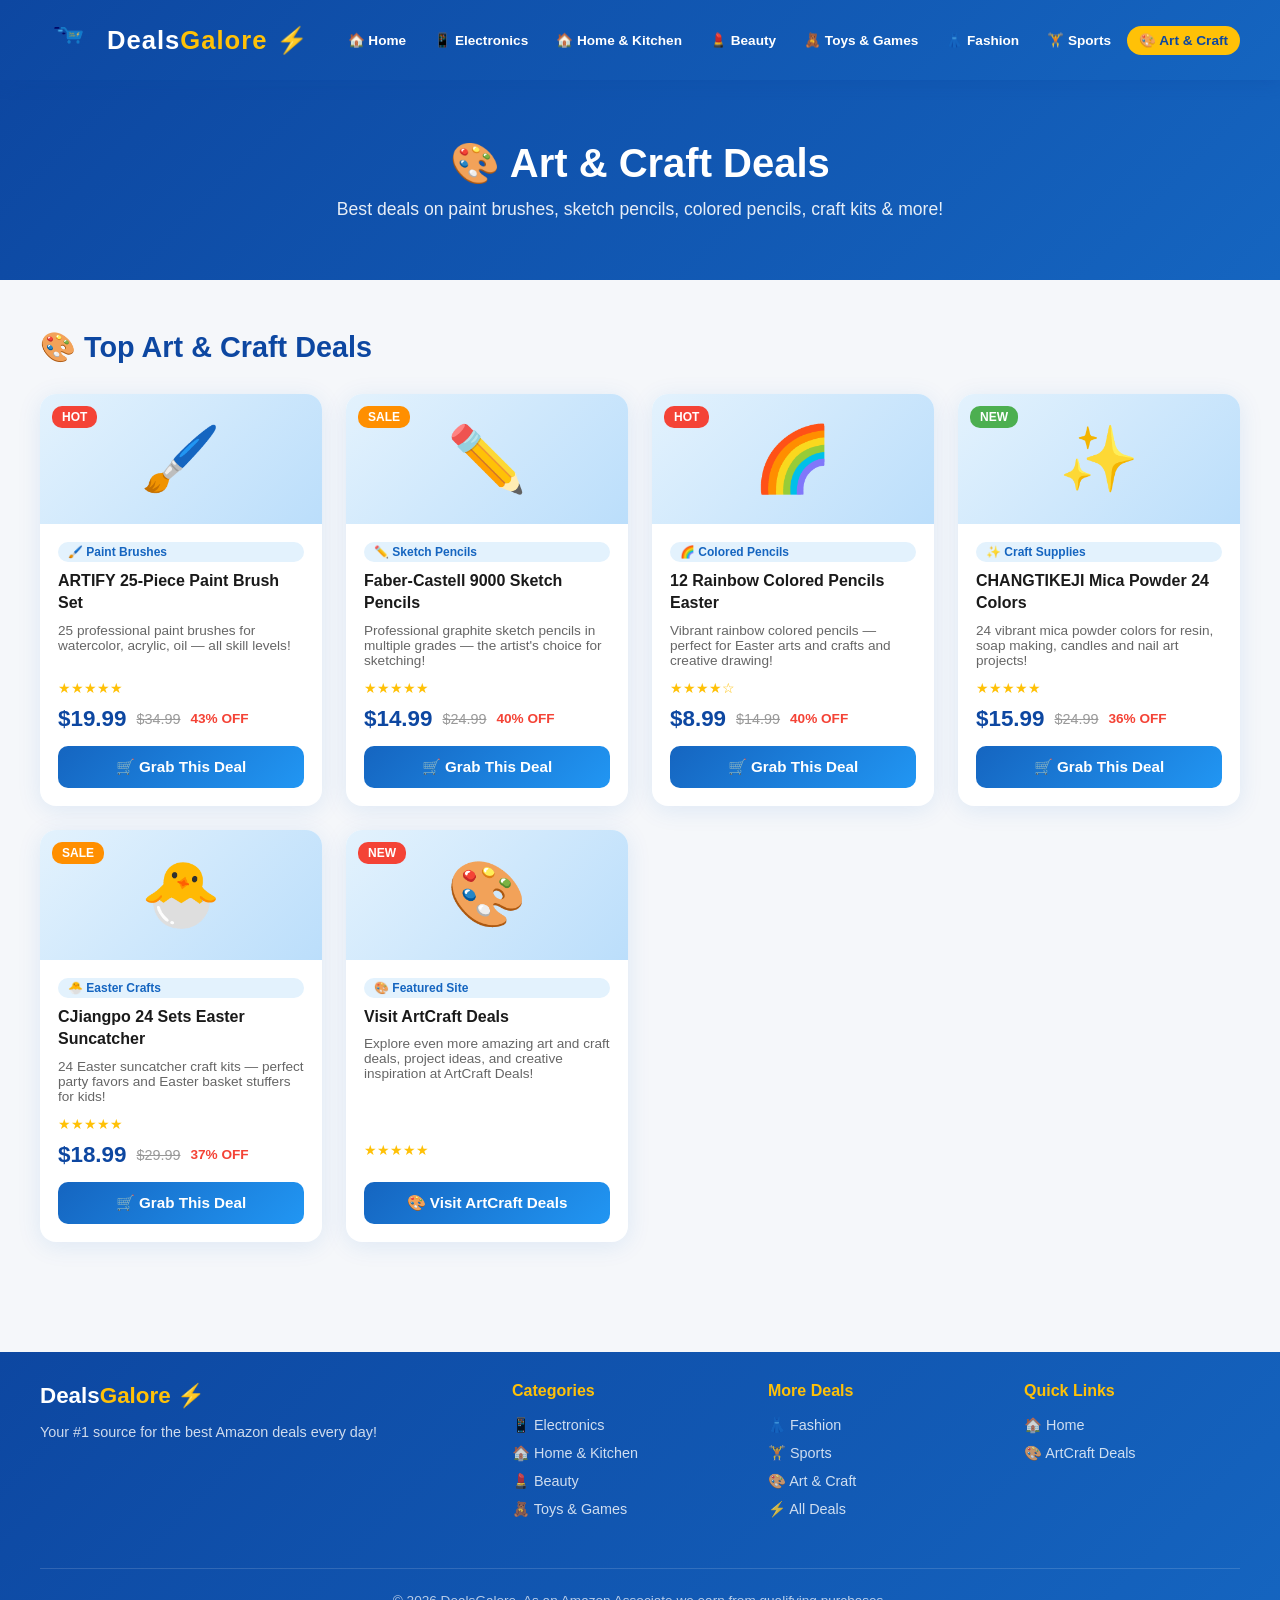
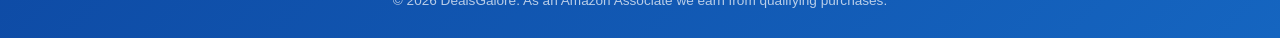
<file: art-craft.html>
<!DOCTYPE html>
<html lang="en">
<head>
  <meta charset="UTF-8"/>
  <meta name="viewport" content="width=device-width, initial-scale=1.0"/>
  <title>Art &amp; Craft Deals — DealsGalore</title>
  <link rel="stylesheet" href="style.css"/>
</head>
<body>
<nav>
  <a href="index.html" class="nav-logo">
    <img src="logo.png" alt="DealsGalore" onerror="this.style.display='none'"/>
    <span class="nav-logo-text">Deals<span>Galore</span> ⚡</span>
  </a>
  <ul class="nav-links">
    <li><a href="index.html">🏠 Home</a></li>
    <li><a href="electronics.html">📱 Electronics</a></li>
    <li><a href="home-kitchen.html">🏠 Home & Kitchen</a></li>
    <li><a href="beauty.html">💄 Beauty</a></li>
    <li><a href="toys-games.html">🧸 Toys & Games</a></li>
    <li><a href="fashion.html">👗 Fashion</a></li>
    <li><a href="sports.html">🏋️ Sports</a></li>
    <li><a href="art-craft.html" class="active">🎨 Art & Craft</a></li>
  </ul>
</nav>
<div class="page-hero" style="background:linear-gradient(135deg,#0D47A1,#1565C0);">
  <h1>🎨 Art &amp; Craft Deals</h1>
  <p>Best deals on paint brushes, sketch pencils, colored pencils, craft kits &amp; more!</p>
</div>
<div class="section">
  <div class="section-header"><div class="section-title">🎨 Top Art &amp; Craft Deals</div></div>
  <div class="deals-grid">
    <div class="deal-card" id="artify-brushes"><div class="deal-card-top">🖌️<span class="deal-badge">HOT</span></div><div class="deal-card-body"><span class="deal-category-tag">🖌️ Paint Brushes</span><div class="deal-title">ARTIFY 25-Piece Paint Brush Set</div><div class="deal-desc">25 professional paint brushes for watercolor, acrylic, oil — all skill levels!</div><div class="deal-stars">★★★★★</div><div class="deal-price-row"><span class="deal-price">$19.99</span><span class="deal-original">$34.99</span><span class="deal-discount">43% OFF</span></div><a href="https://www.amazon.com/dp/B08DV1XT1Q?tag=artcrafthub-20" class="btn-deal" target="_blank">🛒 Grab This Deal</a></div></div>
    <div class="deal-card" id="faber-pencils"><div class="deal-card-top">✏️<span class="deal-badge hot">SALE</span></div><div class="deal-card-body"><span class="deal-category-tag">✏️ Sketch Pencils</span><div class="deal-title">Faber-Castell 9000 Sketch Pencils</div><div class="deal-desc">Professional graphite sketch pencils in multiple grades — the artist's choice for sketching!</div><div class="deal-stars">★★★★★</div><div class="deal-price-row"><span class="deal-price">$14.99</span><span class="deal-original">$24.99</span><span class="deal-discount">40% OFF</span></div><a href="https://www.amazon.com/dp/B000I5MNC0?tag=artcrafthub-20" class="btn-deal" target="_blank">🛒 Grab This Deal</a></div></div>
    <div class="deal-card" id="rainbow-pencils"><div class="deal-card-top">🌈<span class="deal-badge">HOT</span></div><div class="deal-card-body"><span class="deal-category-tag">🌈 Colored Pencils</span><div class="deal-title">12 Rainbow Colored Pencils Easter</div><div class="deal-desc">Vibrant rainbow colored pencils — perfect for Easter arts and crafts and creative drawing!</div><div class="deal-stars">★★★★☆</div><div class="deal-price-row"><span class="deal-price">$8.99</span><span class="deal-original">$14.99</span><span class="deal-discount">40% OFF</span></div><a href="https://amzn.to/4v0v3yj" class="btn-deal" target="_blank">🛒 Grab This Deal</a></div></div>
    <div class="deal-card" id="mica-powder"><div class="deal-card-top">✨<span class="deal-badge new">NEW</span></div><div class="deal-card-body"><span class="deal-category-tag">✨ Craft Supplies</span><div class="deal-title">CHANGTIKEJI Mica Powder 24 Colors</div><div class="deal-desc">24 vibrant mica powder colors for resin, soap making, candles and nail art projects!</div><div class="deal-stars">★★★★★</div><div class="deal-price-row"><span class="deal-price">$15.99</span><span class="deal-original">$24.99</span><span class="deal-discount">36% OFF</span></div><a href="https://www.amazon.com/s?k=changtikeji+mica+powder&tag=artcrafthub-20" class="btn-deal" target="_blank">🛒 Grab This Deal</a></div></div>
    <div class="deal-card" id="easter-suncatcher"><div class="deal-card-top">🐣<span class="deal-badge hot">SALE</span></div><div class="deal-card-body"><span class="deal-category-tag">🐣 Easter Crafts</span><div class="deal-title">CJiangpo 24 Sets Easter Suncatcher</div><div class="deal-desc">24 Easter suncatcher craft kits — perfect party favors and Easter basket stuffers for kids!</div><div class="deal-stars">★★★★★</div><div class="deal-price-row"><span class="deal-price">$18.99</span><span class="deal-original">$29.99</span><span class="deal-discount">37% OFF</span></div><a href="https://www.amazon.com/dp/B0GDFQ5F4B?tag=artcrafthub-20" class="btn-deal" target="_blank">🛒 Grab This Deal</a></div></div>
    <div class="deal-card" id="artcraft-deals"><div class="deal-card-top">🎨<span class="deal-badge">NEW</span></div><div class="deal-card-body"><span class="deal-category-tag">🎨 Featured Site</span><div class="deal-title">Visit ArtCraft Deals</div><div class="deal-desc">Explore even more amazing art and craft deals, project ideas, and creative inspiration at ArtCraft Deals!</div><div class="deal-stars">★★★★★</div><div class="deal-price-row"></div><a href="https://artcraftdeals.com" class="btn-deal" target="_blank">🎨 Visit ArtCraft Deals</a></div></div>
  </div>
</div>
<footer>
  <div class="footer-grid">
    <div class="footer-brand"><div style="font-size:1.4rem;font-weight:900;color:white;">Deals<span style="color:#FFC107;">Galore</span> ⚡</div><p>Your #1 source for the best Amazon deals every day!</p></div>
    <div class="footer-col"><h4>Categories</h4><ul><li><a href="electronics.html">📱 Electronics</a></li><li><a href="home-kitchen.html">🏠 Home &amp; Kitchen</a></li><li><a href="beauty.html">💄 Beauty</a></li><li><a href="toys-games.html">🧸 Toys &amp; Games</a></li></ul></div>
    <div class="footer-col"><h4>More Deals</h4><ul><li><a href="fashion.html">👗 Fashion</a></li><li><a href="sports.html">🏋️ Sports</a></li><li><a href="art-craft.html">🎨 Art &amp; Craft</a></li><li><a href="index.html">⚡ All Deals</a></li></ul></div>
    <div class="footer-col"><h4>Quick Links</h4><ul><li><a href="index.html">🏠 Home</a></li><li><a href="https://artcraftdeals.com" target="_blank">🎨 ArtCraft Deals</a></li></ul></div>
  </div>
  <div class="footer-bottom"><p>© 2026 DealsGalore. As an Amazon Associate we earn from qualifying purchases.</p></div>
</footer>
</body>
</html>
</file>
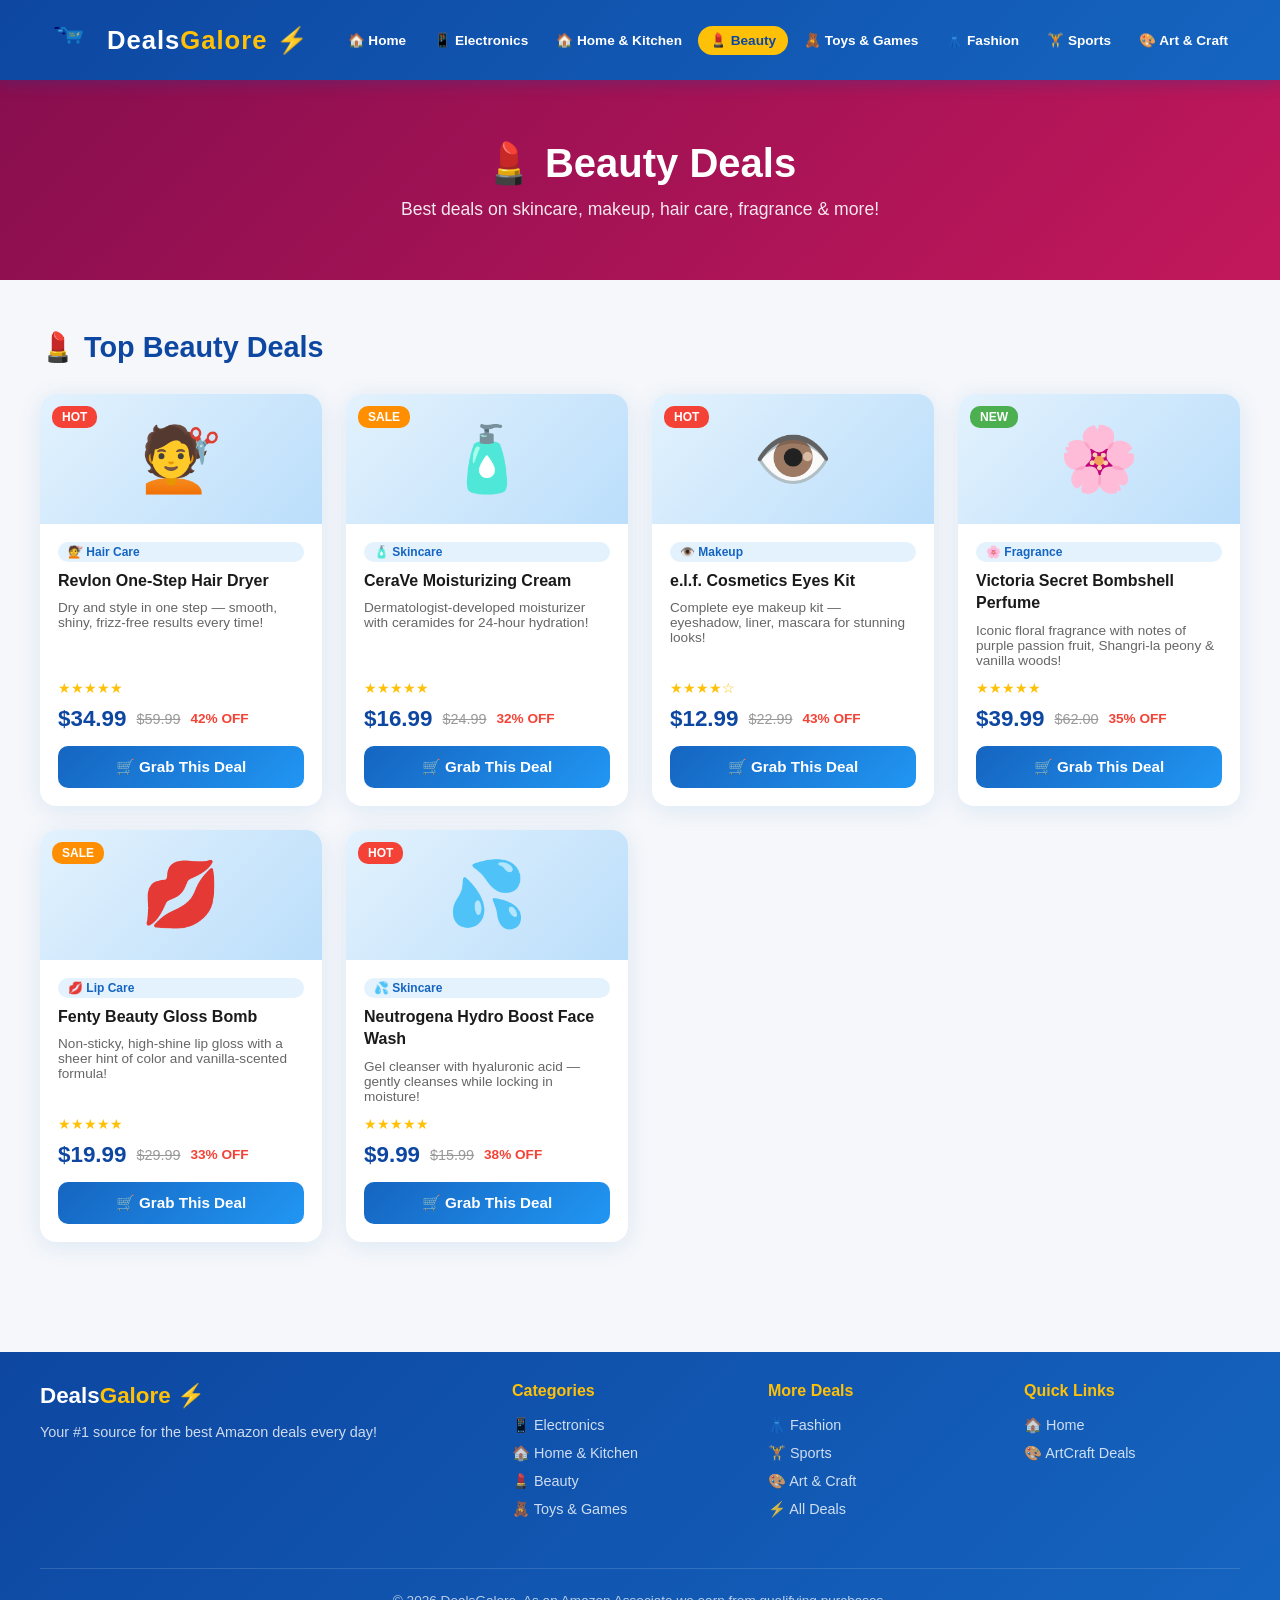
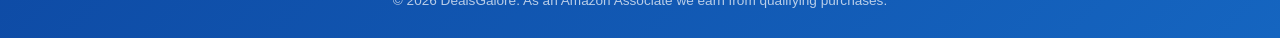
<file: beauty.html>
<!DOCTYPE html>
<html lang="en">
<head>
  <meta charset="UTF-8"/>
  <meta name="viewport" content="width=device-width, initial-scale=1.0"/>
  <title>Beauty Deals — DealsGalore</title>
  <link rel="stylesheet" href="style.css"/>
</head>
<body>
<nav>
  <a href="index.html" class="nav-logo">
    <img src="logo.png" alt="DealsGalore" onerror="this.style.display='none'"/>
    <span class="nav-logo-text">Deals<span>Galore</span> ⚡</span>
  </a>
  <ul class="nav-links">
    <li><a href="index.html">🏠 Home</a></li>
    <li><a href="electronics.html">📱 Electronics</a></li>
    <li><a href="home-kitchen.html">🏠 Home & Kitchen</a></li>
    <li><a href="beauty.html" class="active">💄 Beauty</a></li>
    <li><a href="toys-games.html">🧸 Toys & Games</a></li>
    <li><a href="fashion.html">👗 Fashion</a></li>
    <li><a href="sports.html">🏋️ Sports</a></li>
    <li><a href="art-craft.html">🎨 Art & Craft</a></li>
  </ul>
</nav>
<div class="page-hero" style="background:linear-gradient(135deg,#880E4F,#C2185B);">
  <h1>💄 Beauty Deals</h1>
  <p>Best deals on skincare, makeup, hair care, fragrance &amp; more!</p>
</div>
<div class="section">
  <div class="section-header"><div class="section-title">💄 Top Beauty Deals</div></div>
  <div class="deals-grid">
    <div class="deal-card" id="revlon-hair-dryer"><div class="deal-card-top">💇<span class="deal-badge">HOT</span></div><div class="deal-card-body"><span class="deal-category-tag">💇 Hair Care</span><div class="deal-title">Revlon One-Step Hair Dryer</div><div class="deal-desc">Dry and style in one step — smooth, shiny, frizz-free results every time!</div><div class="deal-stars">★★★★★</div><div class="deal-price-row"><span class="deal-price">$34.99</span><span class="deal-original">$59.99</span><span class="deal-discount">42% OFF</span></div><a href="https://www.amazon.com/dp/B01LSUQSB0?tag=artcrafthub-20" class="btn-deal" target="_blank">🛒 Grab This Deal</a></div></div>
    <div class="deal-card" id="cerave-cream"><div class="deal-card-top">🧴<span class="deal-badge hot">SALE</span></div><div class="deal-card-body"><span class="deal-category-tag">🧴 Skincare</span><div class="deal-title">CeraVe Moisturizing Cream</div><div class="deal-desc">Dermatologist-developed moisturizer with ceramides for 24-hour hydration!</div><div class="deal-stars">★★★★★</div><div class="deal-price-row"><span class="deal-price">$16.99</span><span class="deal-original">$24.99</span><span class="deal-discount">32% OFF</span></div><a href="https://www.amazon.com/s?k=cerave+moisturizing+cream&tag=artcrafthub-20" class="btn-deal" target="_blank">🛒 Grab This Deal</a></div></div>
    <div class="deal-card" id="elf-eyes-kit"><div class="deal-card-top">👁️<span class="deal-badge">HOT</span></div><div class="deal-card-body"><span class="deal-category-tag">👁️ Makeup</span><div class="deal-title">e.l.f. Cosmetics Eyes Kit</div><div class="deal-desc">Complete eye makeup kit — eyeshadow, liner, mascara for stunning looks!</div><div class="deal-stars">★★★★☆</div><div class="deal-price-row"><span class="deal-price">$12.99</span><span class="deal-original">$22.99</span><span class="deal-discount">43% OFF</span></div><a href="https://www.amazon.com/s?k=elf+cosmetics+eye+kit&tag=artcrafthub-20" class="btn-deal" target="_blank">🛒 Grab This Deal</a></div></div>
    <div class="deal-card" id="bombshell-perfume"><div class="deal-card-top">🌸<span class="deal-badge new">NEW</span></div><div class="deal-card-body"><span class="deal-category-tag">🌸 Fragrance</span><div class="deal-title">Victoria Secret Bombshell Perfume</div><div class="deal-desc">Iconic floral fragrance with notes of purple passion fruit, Shangri-la peony &amp; vanilla woods!</div><div class="deal-stars">★★★★★</div><div class="deal-price-row"><span class="deal-price">$39.99</span><span class="deal-original">$62.00</span><span class="deal-discount">35% OFF</span></div><a href="https://www.amazon.com/s?k=victorias+secret+bombshell&tag=artcrafthub-20" class="btn-deal" target="_blank">🛒 Grab This Deal</a></div></div>
    <div class="deal-card" id="fenty-gloss"><div class="deal-card-top">💋<span class="deal-badge hot">SALE</span></div><div class="deal-card-body"><span class="deal-category-tag">💋 Lip Care</span><div class="deal-title">Fenty Beauty Gloss Bomb</div><div class="deal-desc">Non-sticky, high-shine lip gloss with a sheer hint of color and vanilla-scented formula!</div><div class="deal-stars">★★★★★</div><div class="deal-price-row"><span class="deal-price">$19.99</span><span class="deal-original">$29.99</span><span class="deal-discount">33% OFF</span></div><a href="https://www.amazon.com/s?k=fenty+beauty+gloss+bomb&tag=artcrafthub-20" class="btn-deal" target="_blank">🛒 Grab This Deal</a></div></div>
    <div class="deal-card" id="neutrogena-wash"><div class="deal-card-top">💦<span class="deal-badge">HOT</span></div><div class="deal-card-body"><span class="deal-category-tag">💦 Skincare</span><div class="deal-title">Neutrogena Hydro Boost Face Wash</div><div class="deal-desc">Gel cleanser with hyaluronic acid — gently cleanses while locking in moisture!</div><div class="deal-stars">★★★★★</div><div class="deal-price-row"><span class="deal-price">$9.99</span><span class="deal-original">$15.99</span><span class="deal-discount">38% OFF</span></div><a href="https://www.amazon.com/s?k=neutrogena+hydro+boost+face+wash&tag=artcrafthub-20" class="btn-deal" target="_blank">🛒 Grab This Deal</a></div></div>
  </div>
</div>
<footer>
  <div class="footer-grid">
    <div class="footer-brand"><div style="font-size:1.4rem;font-weight:900;color:white;">Deals<span style="color:#FFC107;">Galore</span> ⚡</div><p>Your #1 source for the best Amazon deals every day!</p></div>
    <div class="footer-col"><h4>Categories</h4><ul><li><a href="electronics.html">📱 Electronics</a></li><li><a href="home-kitchen.html">🏠 Home &amp; Kitchen</a></li><li><a href="beauty.html">💄 Beauty</a></li><li><a href="toys-games.html">🧸 Toys &amp; Games</a></li></ul></div>
    <div class="footer-col"><h4>More Deals</h4><ul><li><a href="fashion.html">👗 Fashion</a></li><li><a href="sports.html">🏋️ Sports</a></li><li><a href="art-craft.html">🎨 Art &amp; Craft</a></li><li><a href="index.html">⚡ All Deals</a></li></ul></div>
    <div class="footer-col"><h4>Quick Links</h4><ul><li><a href="index.html">🏠 Home</a></li><li><a href="https://artcraftdeals.com" target="_blank">🎨 ArtCraft Deals</a></li></ul></div>
  </div>
  <div class="footer-bottom"><p>© 2026 DealsGalore. As an Amazon Associate we earn from qualifying purchases.</p></div>
</footer>
</body>
</html>
</file>
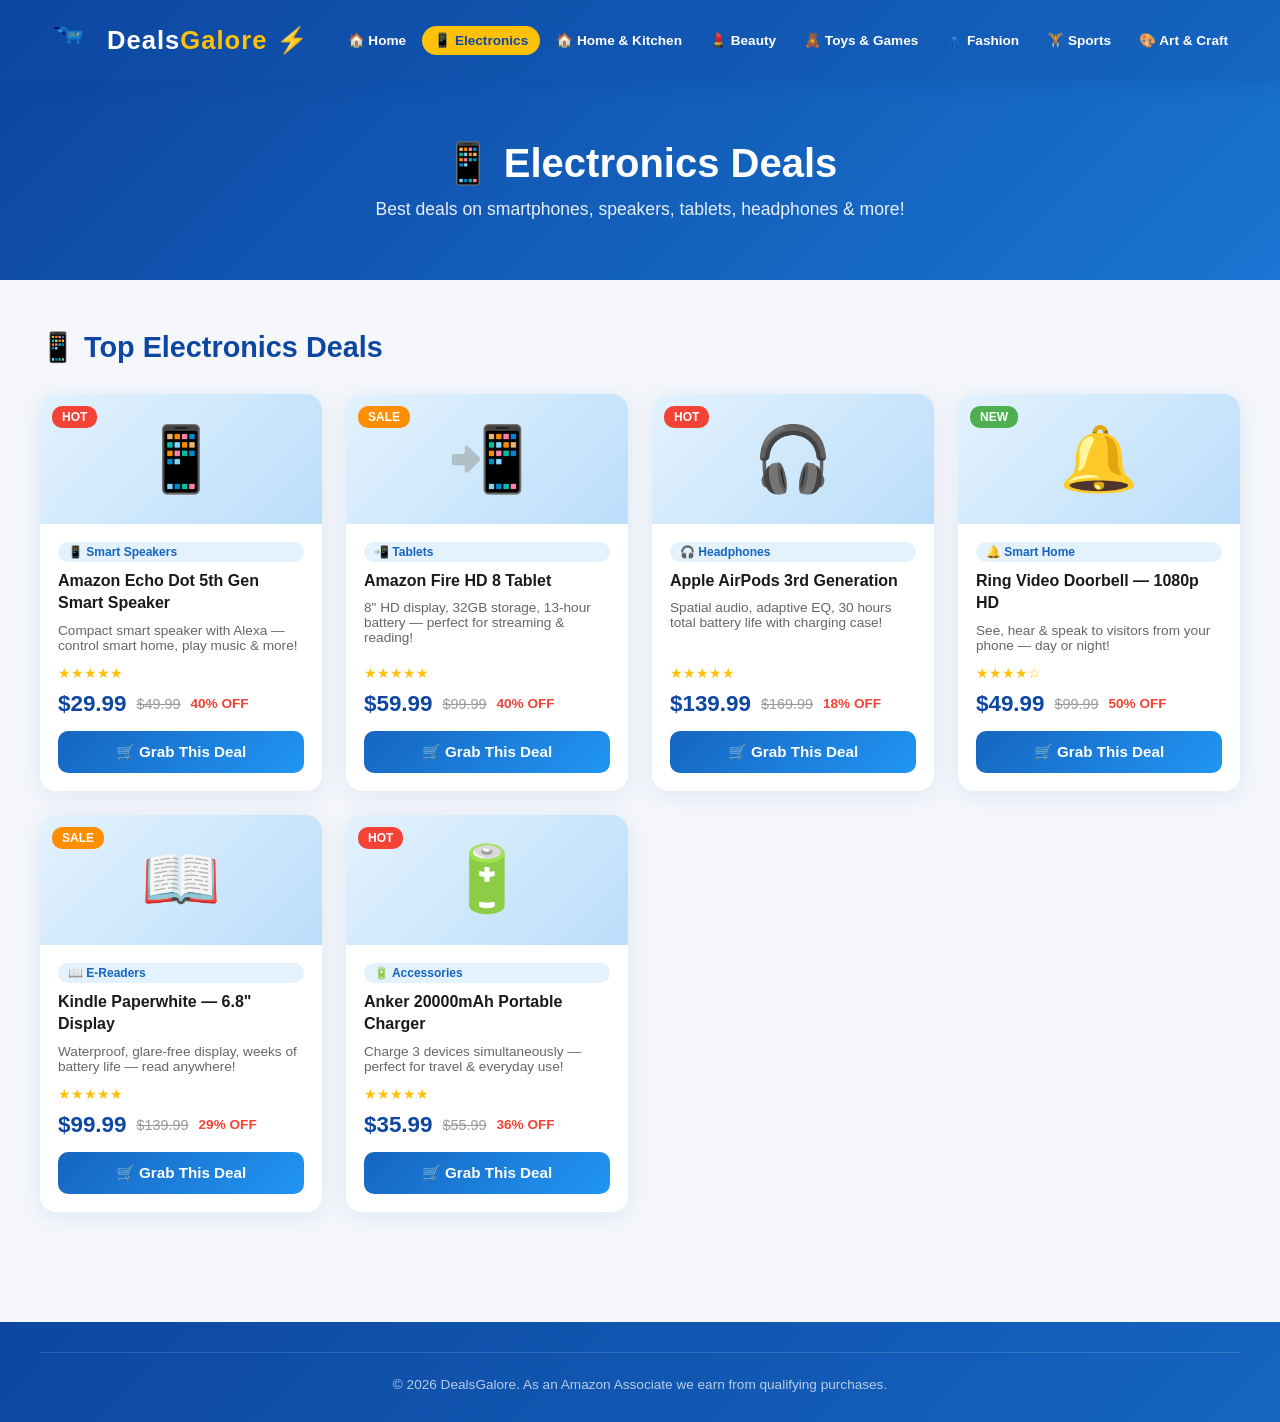
<file: electronics.html>
<!DOCTYPE html>
<html lang="en">
<head>
  <meta charset="UTF-8"/>
  <meta name="viewport" content="width=device-width, initial-scale=1.0"/>
  <title>Electronics Deals — DealsGalore</title>
  <link rel="stylesheet" href="style.css"/>
</head>
<body>
<nav>
  <a href="index.html" class="nav-logo">
    <img src="logo.png" alt="DealsGalore" onerror="this.style.display='none'"/>
    <span class="nav-logo-text">Deals<span>Galore</span> ⚡</span>
  </a>
  <ul class="nav-links">
    <li><a href="index.html">🏠 Home</a></li>
    <li><a href="electronics.html" class="active">📱 Electronics</a></li>
    <li><a href="home-kitchen.html">🏠 Home & Kitchen</a></li>
    <li><a href="beauty.html">💄 Beauty</a></li>
    <li><a href="toys-games.html">🧸 Toys & Games</a></li>
    <li><a href="fashion.html">👗 Fashion</a></li>
    <li><a href="sports.html">🏋️ Sports</a></li>
    <li><a href="art-craft.html">🎨 Art & Craft</a></li>
  </ul>
</nav>
<div class="page-hero" style="background:linear-gradient(135deg,#0D47A1,#1976D2);">
  <h1>📱 Electronics Deals</h1>
  <p>Best deals on smartphones, speakers, tablets, headphones & more!</p>
</div>
<div class="section">
  <div class="section-header"><div class="section-title">📱 Top Electronics Deals</div></div>
  <div class="deals-grid">
    <div class="deal-card" id="echo-dot-5"><div class="deal-card-top">📱<span class="deal-badge">HOT</span></div><div class="deal-card-body"><span class="deal-category-tag">📱 Smart Speakers</span><div class="deal-title">Amazon Echo Dot 5th Gen Smart Speaker</div><div class="deal-desc">Compact smart speaker with Alexa — control smart home, play music & more!</div><div class="deal-stars">★★★★★</div><div class="deal-price-row"><span class="deal-price">$29.99</span><span class="deal-original">$49.99</span><span class="deal-discount">40% OFF</span></div><a href="https://www.amazon.com/dp/B09B8V1LZ3?tag=artcrafthub-20" class="btn-deal" target="_blank">🛒 Grab This Deal</a></div></div>
    <div class="deal-card" id="fire-tablet"><div class="deal-card-top">📲<span class="deal-badge hot">SALE</span></div><div class="deal-card-body"><span class="deal-category-tag">📲 Tablets</span><div class="deal-title">Amazon Fire HD 8 Tablet</div><div class="deal-desc">8" HD display, 32GB storage, 13-hour battery — perfect for streaming & reading!</div><div class="deal-stars">★★★★★</div><div class="deal-price-row"><span class="deal-price">$59.99</span><span class="deal-original">$99.99</span><span class="deal-discount">40% OFF</span></div><a href="https://www.amazon.com/dp/B0BL5M5C3V?tag=artcrafthub-20" class="btn-deal" target="_blank">🛒 Grab This Deal</a></div></div>
    <div class="deal-card" id="airpods"><div class="deal-card-top">🎧<span class="deal-badge">HOT</span></div><div class="deal-card-body"><span class="deal-category-tag">🎧 Headphones</span><div class="deal-title">Apple AirPods 3rd Generation</div><div class="deal-desc">Spatial audio, adaptive EQ, 30 hours total battery life with charging case!</div><div class="deal-stars">★★★★★</div><div class="deal-price-row"><span class="deal-price">$139.99</span><span class="deal-original">$169.99</span><span class="deal-discount">18% OFF</span></div><a href="https://www.amazon.com/dp/B09JQMJHXY?tag=artcrafthub-20" class="btn-deal" target="_blank">🛒 Grab This Deal</a></div></div>
    <div class="deal-card" id="ring-doorbell"><div class="deal-card-top">🔔<span class="deal-badge new">NEW</span></div><div class="deal-card-body"><span class="deal-category-tag">🔔 Smart Home</span><div class="deal-title">Ring Video Doorbell — 1080p HD</div><div class="deal-desc">See, hear & speak to visitors from your phone — day or night!</div><div class="deal-stars">★★★★☆</div><div class="deal-price-row"><span class="deal-price">$49.99</span><span class="deal-original">$99.99</span><span class="deal-discount">50% OFF</span></div><a href="https://www.amazon.com/dp/B08N5NQ869?tag=artcrafthub-20" class="btn-deal" target="_blank">🛒 Grab This Deal</a></div></div>
    <div class="deal-card" id="kindle"><div class="deal-card-top">📖<span class="deal-badge hot">SALE</span></div><div class="deal-card-body"><span class="deal-category-tag">📖 E-Readers</span><div class="deal-title">Kindle Paperwhite — 6.8" Display</div><div class="deal-desc">Waterproof, glare-free display, weeks of battery life — read anywhere!</div><div class="deal-stars">★★★★★</div><div class="deal-price-row"><span class="deal-price">$99.99</span><span class="deal-original">$139.99</span><span class="deal-discount">29% OFF</span></div><a href="https://www.amazon.com/dp/B08KTZ8249?tag=artcrafthub-20" class="btn-deal" target="_blank">🛒 Grab This Deal</a></div></div>
    <div class="deal-card" id="powerbank"><div class="deal-card-top">🔋<span class="deal-badge">HOT</span></div><div class="deal-card-body"><span class="deal-category-tag">🔋 Accessories</span><div class="deal-title">Anker 20000mAh Portable Charger</div><div class="deal-desc">Charge 3 devices simultaneously — perfect for travel & everyday use!</div><div class="deal-stars">★★★★★</div><div class="deal-price-row"><span class="deal-price">$35.99</span><span class="deal-original">$55.99</span><span class="deal-discount">36% OFF</span></div><a href="https://www.amazon.com/dp/B07YCR7FR9?tag=artcrafthub-20" class="btn-deal" target="_blank">🛒 Grab This Deal</a></div></div>
  </div>
</div>
<footer><div class="footer-bottom"><p>© 2026 DealsGalore. As an Amazon Associate we earn from qualifying purchases.</p></div></footer>
</body>
</html>
</file>
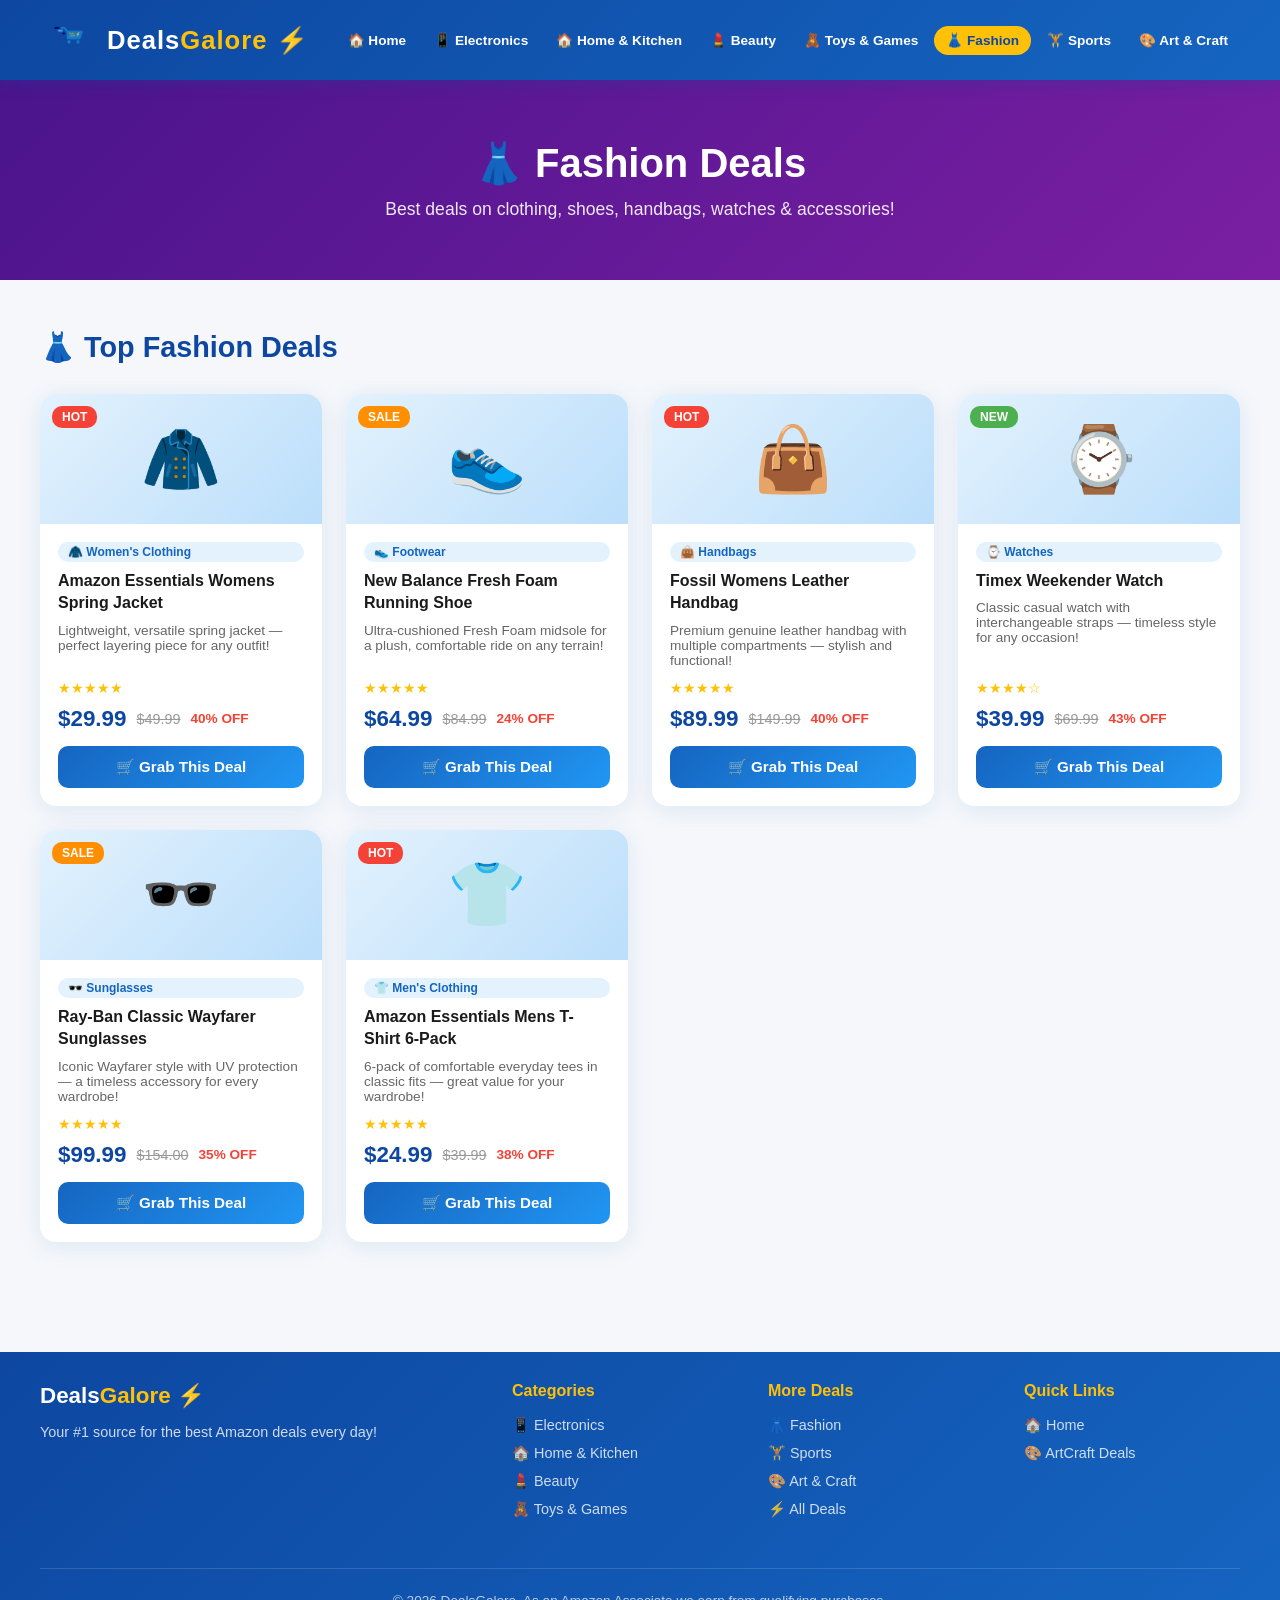
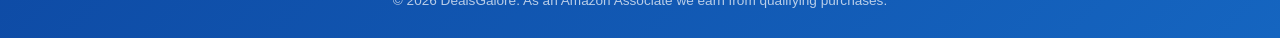
<file: fashion.html>
<!DOCTYPE html>
<html lang="en">
<head>
  <meta charset="UTF-8"/>
  <meta name="viewport" content="width=device-width, initial-scale=1.0"/>
  <title>Fashion Deals — DealsGalore</title>
  <link rel="stylesheet" href="style.css"/>
</head>
<body>
<nav>
  <a href="index.html" class="nav-logo">
    <img src="logo.png" alt="DealsGalore" onerror="this.style.display='none'"/>
    <span class="nav-logo-text">Deals<span>Galore</span> ⚡</span>
  </a>
  <ul class="nav-links">
    <li><a href="index.html">🏠 Home</a></li>
    <li><a href="electronics.html">📱 Electronics</a></li>
    <li><a href="home-kitchen.html">🏠 Home & Kitchen</a></li>
    <li><a href="beauty.html">💄 Beauty</a></li>
    <li><a href="toys-games.html">🧸 Toys & Games</a></li>
    <li><a href="fashion.html" class="active">👗 Fashion</a></li>
    <li><a href="sports.html">🏋️ Sports</a></li>
    <li><a href="art-craft.html">🎨 Art & Craft</a></li>
  </ul>
</nav>
<div class="page-hero" style="background:linear-gradient(135deg,#4A148C,#7B1FA2);">
  <h1>👗 Fashion Deals</h1>
  <p>Best deals on clothing, shoes, handbags, watches &amp; accessories!</p>
</div>
<div class="section">
  <div class="section-header"><div class="section-title">👗 Top Fashion Deals</div></div>
  <div class="deals-grid">
    <div class="deal-card" id="spring-jacket"><div class="deal-card-top">🧥<span class="deal-badge">HOT</span></div><div class="deal-card-body"><span class="deal-category-tag">🧥 Women's Clothing</span><div class="deal-title">Amazon Essentials Womens Spring Jacket</div><div class="deal-desc">Lightweight, versatile spring jacket — perfect layering piece for any outfit!</div><div class="deal-stars">★★★★★</div><div class="deal-price-row"><span class="deal-price">$29.99</span><span class="deal-original">$49.99</span><span class="deal-discount">40% OFF</span></div><a href="https://www.amazon.com/Amazon-Essentials?tag=artcrafthub-20" class="btn-deal" target="_blank">🛒 Grab This Deal</a></div></div>
    <div class="deal-card" id="new-balance-shoes"><div class="deal-card-top">👟<span class="deal-badge hot">SALE</span></div><div class="deal-card-body"><span class="deal-category-tag">👟 Footwear</span><div class="deal-title">New Balance Fresh Foam Running Shoe</div><div class="deal-desc">Ultra-cushioned Fresh Foam midsole for a plush, comfortable ride on any terrain!</div><div class="deal-stars">★★★★★</div><div class="deal-price-row"><span class="deal-price">$64.99</span><span class="deal-original">$84.99</span><span class="deal-discount">24% OFF</span></div><a href="https://www.amazon.com/s?k=new+balance+fresh+foam&tag=artcrafthub-20" class="btn-deal" target="_blank">🛒 Grab This Deal</a></div></div>
    <div class="deal-card" id="fossil-handbag"><div class="deal-card-top">👜<span class="deal-badge">HOT</span></div><div class="deal-card-body"><span class="deal-category-tag">👜 Handbags</span><div class="deal-title">Fossil Womens Leather Handbag</div><div class="deal-desc">Premium genuine leather handbag with multiple compartments — stylish and functional!</div><div class="deal-stars">★★★★★</div><div class="deal-price-row"><span class="deal-price">$89.99</span><span class="deal-original">$149.99</span><span class="deal-discount">40% OFF</span></div><a href="https://www.amazon.com/s?k=fossil+leather+handbag&tag=artcrafthub-20" class="btn-deal" target="_blank">🛒 Grab This Deal</a></div></div>
    <div class="deal-card" id="timex-watch"><div class="deal-card-top">⌚<span class="deal-badge new">NEW</span></div><div class="deal-card-body"><span class="deal-category-tag">⌚ Watches</span><div class="deal-title">Timex Weekender Watch</div><div class="deal-desc">Classic casual watch with interchangeable straps — timeless style for any occasion!</div><div class="deal-stars">★★★★☆</div><div class="deal-price-row"><span class="deal-price">$39.99</span><span class="deal-original">$69.99</span><span class="deal-discount">43% OFF</span></div><a href="https://www.amazon.com/s?k=timex+weekender+watch&tag=artcrafthub-20" class="btn-deal" target="_blank">🛒 Grab This Deal</a></div></div>
    <div class="deal-card" id="rayban-wayfarer"><div class="deal-card-top">🕶️<span class="deal-badge hot">SALE</span></div><div class="deal-card-body"><span class="deal-category-tag">🕶️ Sunglasses</span><div class="deal-title">Ray-Ban Classic Wayfarer Sunglasses</div><div class="deal-desc">Iconic Wayfarer style with UV protection — a timeless accessory for every wardrobe!</div><div class="deal-stars">★★★★★</div><div class="deal-price-row"><span class="deal-price">$99.99</span><span class="deal-original">$154.00</span><span class="deal-discount">35% OFF</span></div><a href="https://www.amazon.com/s?k=ray+ban+wayfarer&tag=artcrafthub-20" class="btn-deal" target="_blank">🛒 Grab This Deal</a></div></div>
    <div class="deal-card" id="mens-tshirt"><div class="deal-card-top">👕<span class="deal-badge">HOT</span></div><div class="deal-card-body"><span class="deal-category-tag">👕 Men's Clothing</span><div class="deal-title">Amazon Essentials Mens T-Shirt 6-Pack</div><div class="deal-desc">6-pack of comfortable everyday tees in classic fits — great value for your wardrobe!</div><div class="deal-stars">★★★★★</div><div class="deal-price-row"><span class="deal-price">$24.99</span><span class="deal-original">$39.99</span><span class="deal-discount">38% OFF</span></div><a href="https://www.amazon.com/s?k=amazon+essentials+mens+tshirt&tag=artcrafthub-20" class="btn-deal" target="_blank">🛒 Grab This Deal</a></div></div>
  </div>
</div>
<footer>
  <div class="footer-grid">
    <div class="footer-brand"><div style="font-size:1.4rem;font-weight:900;color:white;">Deals<span style="color:#FFC107;">Galore</span> ⚡</div><p>Your #1 source for the best Amazon deals every day!</p></div>
    <div class="footer-col"><h4>Categories</h4><ul><li><a href="electronics.html">📱 Electronics</a></li><li><a href="home-kitchen.html">🏠 Home &amp; Kitchen</a></li><li><a href="beauty.html">💄 Beauty</a></li><li><a href="toys-games.html">🧸 Toys &amp; Games</a></li></ul></div>
    <div class="footer-col"><h4>More Deals</h4><ul><li><a href="fashion.html">👗 Fashion</a></li><li><a href="sports.html">🏋️ Sports</a></li><li><a href="art-craft.html">🎨 Art &amp; Craft</a></li><li><a href="index.html">⚡ All Deals</a></li></ul></div>
    <div class="footer-col"><h4>Quick Links</h4><ul><li><a href="index.html">🏠 Home</a></li><li><a href="https://artcraftdeals.com" target="_blank">🎨 ArtCraft Deals</a></li></ul></div>
  </div>
  <div class="footer-bottom"><p>© 2026 DealsGalore. As an Amazon Associate we earn from qualifying purchases.</p></div>
</footer>
</body>
</html>
</file>
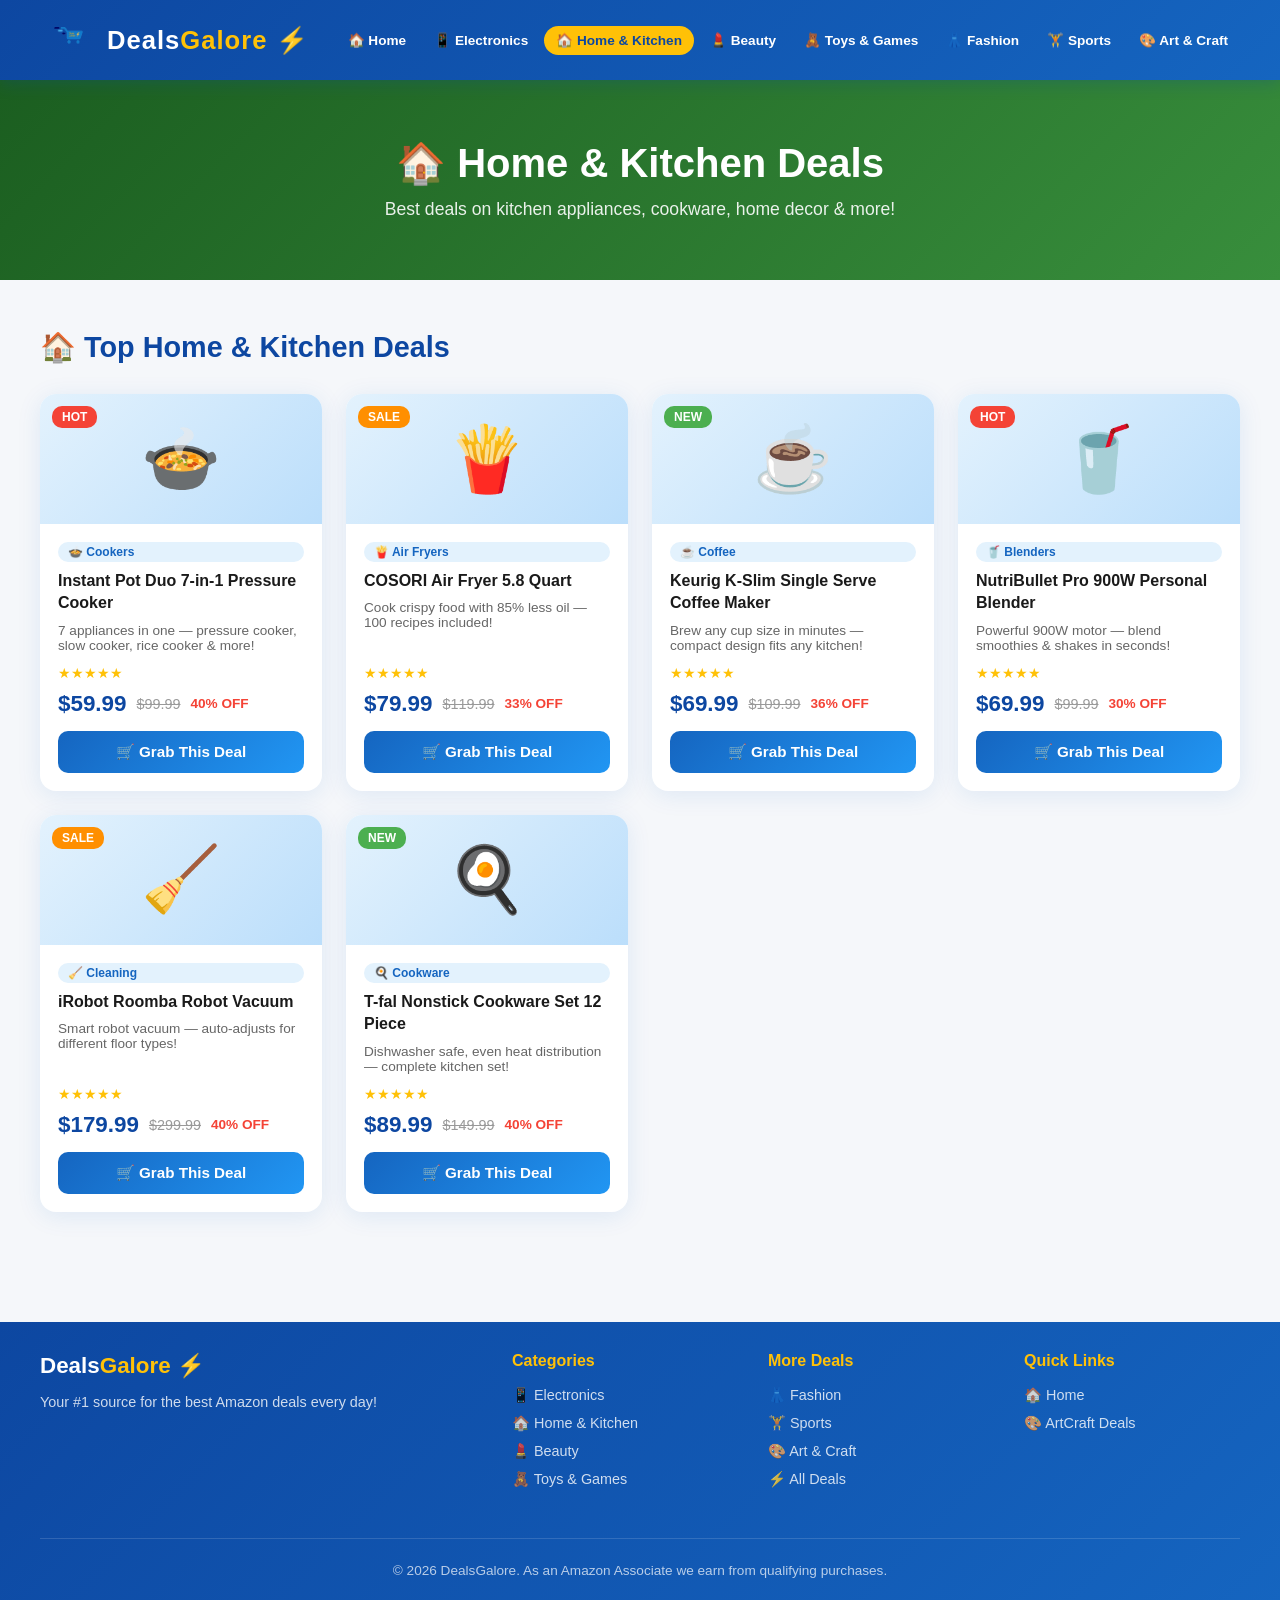
<file: home-kitchen.html>
<!DOCTYPE html>
<html lang="en">
<head>
  <meta charset="UTF-8"/>
  <meta name="viewport" content="width=device-width, initial-scale=1.0"/>
  <title>Home & Kitchen Deals — DealsGalore</title>
  <link rel="stylesheet" href="style.css"/>
</head>
<body>
<nav>
  <a href="index.html" class="nav-logo">
    <img src="logo.png" alt="DealsGalore" onerror="this.style.display='none'"/>
    <span class="nav-logo-text">Deals<span>Galore</span> ⚡</span>
  </a>
  <ul class="nav-links">
    <li><a href="index.html">🏠 Home</a></li>
    <li><a href="electronics.html">📱 Electronics</a></li>
    <li><a href="home-kitchen.html" class="active">🏠 Home & Kitchen</a></li>
    <li><a href="beauty.html">💄 Beauty</a></li>
    <li><a href="toys-games.html">🧸 Toys & Games</a></li>
    <li><a href="fashion.html">👗 Fashion</a></li>
    <li><a href="sports.html">🏋️ Sports</a></li>
    <li><a href="art-craft.html">🎨 Art & Craft</a></li>
  </ul>
</nav>
<div class="page-hero" style="background:linear-gradient(135deg,#1B5E20,#388E3C);">
  <h1>🏠 Home & Kitchen Deals</h1>
  <p>Best deals on kitchen appliances, cookware, home decor & more!</p>
</div>
<div class="section">
  <div class="section-header"><div class="section-title">🏠 Top Home & Kitchen Deals</div></div>
  <div class="deals-grid">
    <div class="deal-card" id="instant-pot"><div class="deal-card-top">🍲<span class="deal-badge">HOT</span></div><div class="deal-card-body"><span class="deal-category-tag">🍲 Cookers</span><div class="deal-title">Instant Pot Duo 7-in-1 Pressure Cooker</div><div class="deal-desc">7 appliances in one — pressure cooker, slow cooker, rice cooker & more!</div><div class="deal-stars">★★★★★</div><div class="deal-price-row"><span class="deal-price">$59.99</span><span class="deal-original">$99.99</span><span class="deal-discount">40% OFF</span></div><a href="https://www.amazon.com/dp/B00FLYWNYQ?tag=artcrafthub-20" class="btn-deal" target="_blank">🛒 Grab This Deal</a></div></div>
    <div class="deal-card" id="air-fryer"><div class="deal-card-top">🍟<span class="deal-badge hot">SALE</span></div><div class="deal-card-body"><span class="deal-category-tag">🍟 Air Fryers</span><div class="deal-title">COSORI Air Fryer 5.8 Quart</div><div class="deal-desc">Cook crispy food with 85% less oil — 100 recipes included!</div><div class="deal-stars">★★★★★</div><div class="deal-price-row"><span class="deal-price">$79.99</span><span class="deal-original">$119.99</span><span class="deal-discount">33% OFF</span></div><a href="https://www.amazon.com/s?k=cosori+air+fryer&tag=artcrafthub-20" class="btn-deal" target="_blank">🛒 Grab This Deal</a></div></div>
    <div class="deal-card" id="coffee-maker"><div class="deal-card-top">☕<span class="deal-badge new">NEW</span></div><div class="deal-card-body"><span class="deal-category-tag">☕ Coffee</span><div class="deal-title">Keurig K-Slim Single Serve Coffee Maker</div><div class="deal-desc">Brew any cup size in minutes — compact design fits any kitchen!</div><div class="deal-stars">★★★★★</div><div class="deal-price-row"><span class="deal-price">$69.99</span><span class="deal-original">$109.99</span><span class="deal-discount">36% OFF</span></div><a href="https://www.amazon.com/s?k=keurig+k-slim&tag=artcrafthub-20" class="btn-deal" target="_blank">🛒 Grab This Deal</a></div></div>
    <div class="deal-card" id="blender"><div class="deal-card-top">🥤<span class="deal-badge">HOT</span></div><div class="deal-card-body"><span class="deal-category-tag">🥤 Blenders</span><div class="deal-title">NutriBullet Pro 900W Personal Blender</div><div class="deal-desc">Powerful 900W motor — blend smoothies & shakes in seconds!</div><div class="deal-stars">★★★★★</div><div class="deal-price-row"><span class="deal-price">$69.99</span><span class="deal-original">$99.99</span><span class="deal-discount">30% OFF</span></div><a href="https://www.amazon.com/s?k=nutribullet+pro+900&tag=artcrafthub-20" class="btn-deal" target="_blank">🛒 Grab This Deal</a></div></div>
    <div class="deal-card" id="vacuum"><div class="deal-card-top">🧹<span class="deal-badge hot">SALE</span></div><div class="deal-card-body"><span class="deal-category-tag">🧹 Cleaning</span><div class="deal-title">iRobot Roomba Robot Vacuum</div><div class="deal-desc">Smart robot vacuum — auto-adjusts for different floor types!</div><div class="deal-stars">★★★★★</div><div class="deal-price-row"><span class="deal-price">$179.99</span><span class="deal-original">$299.99</span><span class="deal-discount">40% OFF</span></div><a href="https://www.amazon.com/s?k=irobot+roomba&tag=artcrafthub-20" class="btn-deal" target="_blank">🛒 Grab This Deal</a></div></div>
    <div class="deal-card" id="cookware"><div class="deal-card-top">🍳<span class="deal-badge new">NEW</span></div><div class="deal-card-body"><span class="deal-category-tag">🍳 Cookware</span><div class="deal-title">T-fal Nonstick Cookware Set 12 Piece</div><div class="deal-desc">Dishwasher safe, even heat distribution — complete kitchen set!</div><div class="deal-stars">★★★★★</div><div class="deal-price-row"><span class="deal-price">$89.99</span><span class="deal-original">$149.99</span><span class="deal-discount">40% OFF</span></div><a href="https://www.amazon.com/s?k=tfal+nonstick+cookware&tag=artcrafthub-20" class="btn-deal" target="_blank">🛒 Grab This Deal</a></div></div>
  </div>
</div>
<footer><div class="footer-grid"><div class="footer-brand"><div style="font-size:1.4rem;font-weight:900;color:white;">Deals<span style="color:#FFC107;">Galore</span> ⚡</div><p>Your #1 source for the best Amazon deals every day!</p></div><div class="footer-col"><h4>Categories</h4><ul><li><a href="electronics.html">📱 Electronics</a></li><li><a href="home-kitchen.html">🏠 Home & Kitchen</a></li><li><a href="beauty.html">💄 Beauty</a></li><li><a href="toys-games.html">🧸 Toys & Games</a></li></ul></div><div class="footer-col"><h4>More Deals</h4><ul><li><a href="fashion.html">👗 Fashion</a></li><li><a href="sports.html">🏋️ Sports</a></li><li><a href="art-craft.html">🎨 Art & Craft</a></li><li><a href="index.html">⚡ All Deals</a></li></ul></div><div class="footer-col"><h4>Quick Links</h4><ul><li><a href="index.html">🏠 Home</a></li><li><a href="https://artcraftdeals.com" target="_blank">🎨 ArtCraft Deals</a></li></ul></div></div><div class="footer-bottom"><p>© 2026 DealsGalore. As an Amazon Associate we earn from qualifying purchases.</p></div></footer>
</body>
</html>
</file>
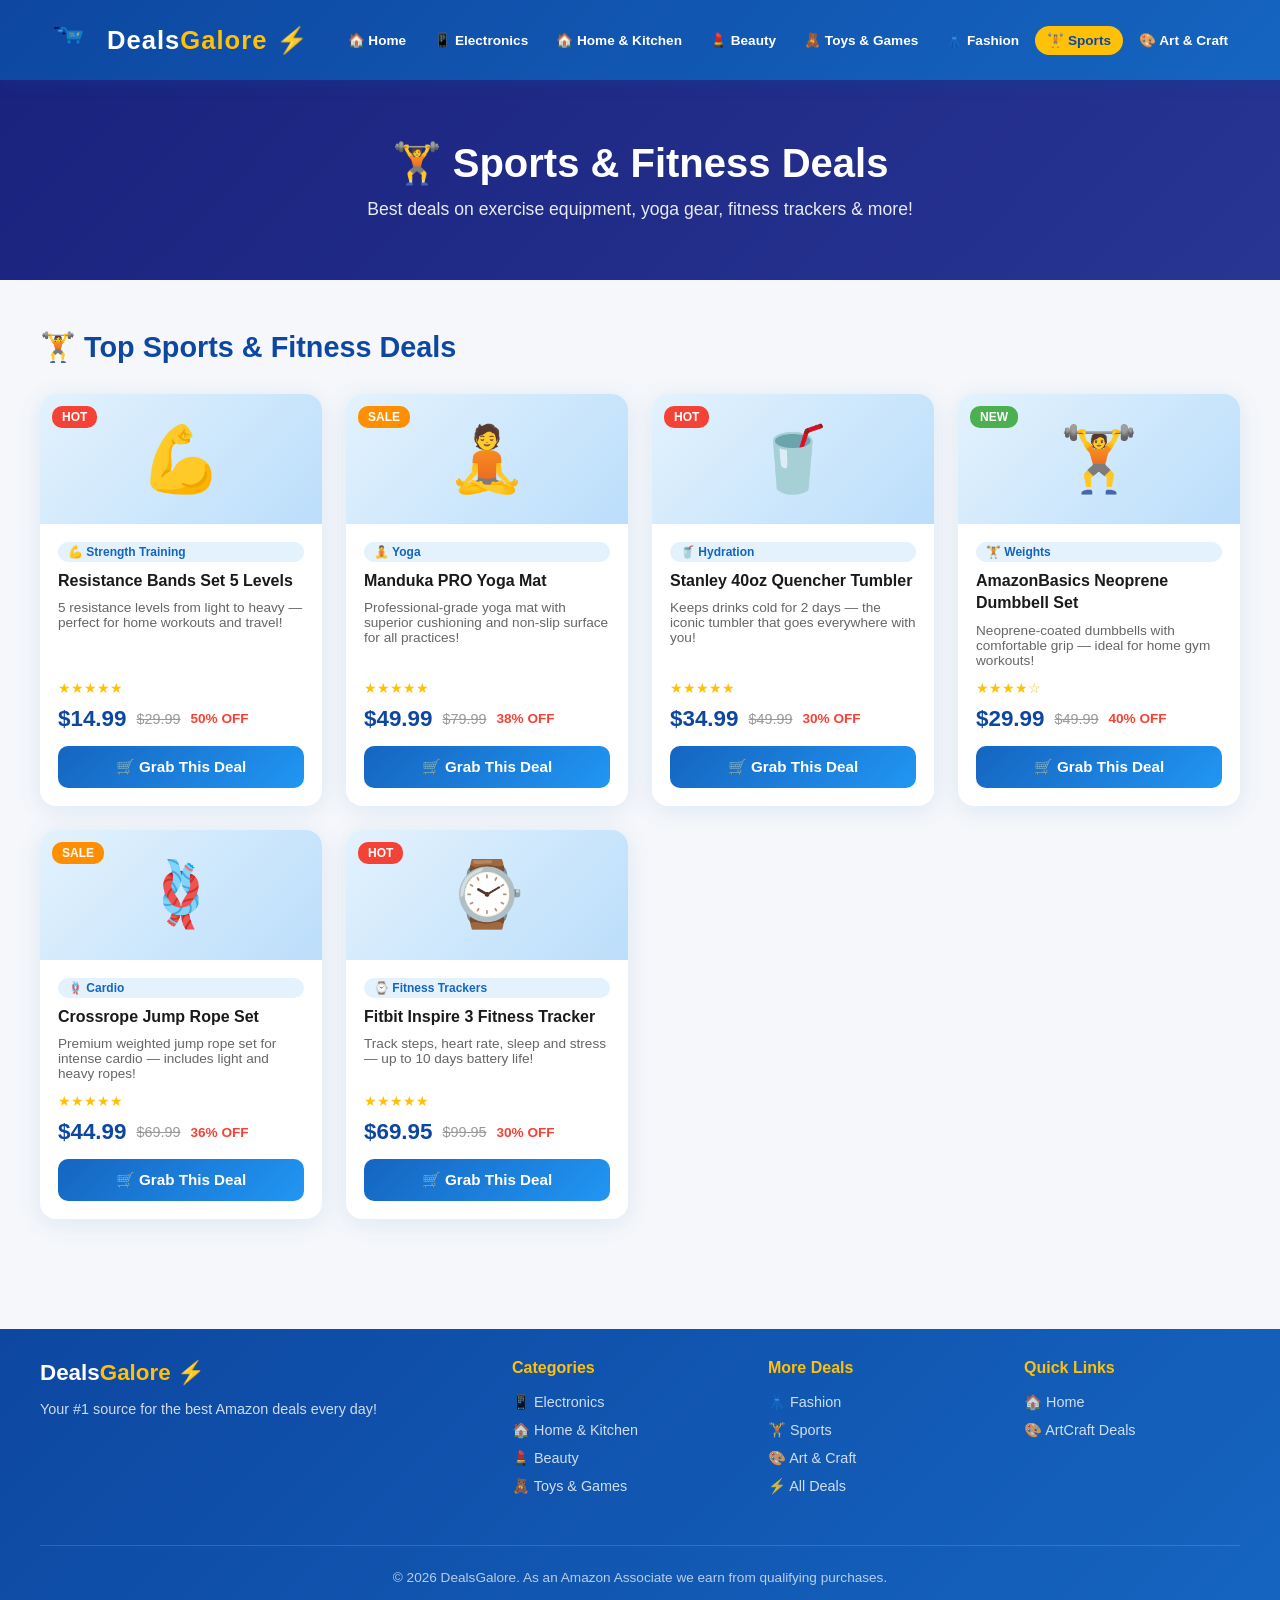
<file: sports.html>
<!DOCTYPE html>
<html lang="en">
<head>
  <meta charset="UTF-8"/>
  <meta name="viewport" content="width=device-width, initial-scale=1.0"/>
  <title>Sports &amp; Fitness Deals — DealsGalore</title>
  <link rel="stylesheet" href="style.css"/>
</head>
<body>
<nav>
  <a href="index.html" class="nav-logo">
    <img src="logo.png" alt="DealsGalore" onerror="this.style.display='none'"/>
    <span class="nav-logo-text">Deals<span>Galore</span> ⚡</span>
  </a>
  <ul class="nav-links">
    <li><a href="index.html">🏠 Home</a></li>
    <li><a href="electronics.html">📱 Electronics</a></li>
    <li><a href="home-kitchen.html">🏠 Home & Kitchen</a></li>
    <li><a href="beauty.html">💄 Beauty</a></li>
    <li><a href="toys-games.html">🧸 Toys & Games</a></li>
    <li><a href="fashion.html">👗 Fashion</a></li>
    <li><a href="sports.html" class="active">🏋️ Sports</a></li>
    <li><a href="art-craft.html">🎨 Art & Craft</a></li>
  </ul>
</nav>
<div class="page-hero" style="background:linear-gradient(135deg,#1A237E,#283593);">
  <h1>🏋️ Sports &amp; Fitness Deals</h1>
  <p>Best deals on exercise equipment, yoga gear, fitness trackers &amp; more!</p>
</div>
<div class="section">
  <div class="section-header"><div class="section-title">🏋️ Top Sports &amp; Fitness Deals</div></div>
  <div class="deals-grid">
    <div class="deal-card" id="resistance-bands"><div class="deal-card-top">💪<span class="deal-badge">HOT</span></div><div class="deal-card-body"><span class="deal-category-tag">💪 Strength Training</span><div class="deal-title">Resistance Bands Set 5 Levels</div><div class="deal-desc">5 resistance levels from light to heavy — perfect for home workouts and travel!</div><div class="deal-stars">★★★★★</div><div class="deal-price-row"><span class="deal-price">$14.99</span><span class="deal-original">$29.99</span><span class="deal-discount">50% OFF</span></div><a href="https://www.amazon.com/s?k=resistance+bands+set&tag=artcrafthub-20" class="btn-deal" target="_blank">🛒 Grab This Deal</a></div></div>
    <div class="deal-card" id="manduka-mat"><div class="deal-card-top">🧘<span class="deal-badge hot">SALE</span></div><div class="deal-card-body"><span class="deal-category-tag">🧘 Yoga</span><div class="deal-title">Manduka PRO Yoga Mat</div><div class="deal-desc">Professional-grade yoga mat with superior cushioning and non-slip surface for all practices!</div><div class="deal-stars">★★★★★</div><div class="deal-price-row"><span class="deal-price">$49.99</span><span class="deal-original">$79.99</span><span class="deal-discount">38% OFF</span></div><a href="https://www.amazon.com/s?k=manduka+yoga+mat&tag=artcrafthub-20" class="btn-deal" target="_blank">🛒 Grab This Deal</a></div></div>
    <div class="deal-card" id="stanley-tumbler"><div class="deal-card-top">🥤<span class="deal-badge">HOT</span></div><div class="deal-card-body"><span class="deal-category-tag">🥤 Hydration</span><div class="deal-title">Stanley 40oz Quencher Tumbler</div><div class="deal-desc">Keeps drinks cold for 2 days — the iconic tumbler that goes everywhere with you!</div><div class="deal-stars">★★★★★</div><div class="deal-price-row"><span class="deal-price">$34.99</span><span class="deal-original">$49.99</span><span class="deal-discount">30% OFF</span></div><a href="https://www.amazon.com/s?k=stanley+quencher+tumbler&tag=artcrafthub-20" class="btn-deal" target="_blank">🛒 Grab This Deal</a></div></div>
    <div class="deal-card" id="dumbbell-set"><div class="deal-card-top">🏋️<span class="deal-badge new">NEW</span></div><div class="deal-card-body"><span class="deal-category-tag">🏋️ Weights</span><div class="deal-title">AmazonBasics Neoprene Dumbbell Set</div><div class="deal-desc">Neoprene-coated dumbbells with comfortable grip — ideal for home gym workouts!</div><div class="deal-stars">★★★★☆</div><div class="deal-price-row"><span class="deal-price">$29.99</span><span class="deal-original">$49.99</span><span class="deal-discount">40% OFF</span></div><a href="https://www.amazon.com/s?k=amazon+basics+dumbbell+set&tag=artcrafthub-20" class="btn-deal" target="_blank">🛒 Grab This Deal</a></div></div>
    <div class="deal-card" id="crossrope-jump"><div class="deal-card-top">🪢<span class="deal-badge hot">SALE</span></div><div class="deal-card-body"><span class="deal-category-tag">🪢 Cardio</span><div class="deal-title">Crossrope Jump Rope Set</div><div class="deal-desc">Premium weighted jump rope set for intense cardio — includes light and heavy ropes!</div><div class="deal-stars">★★★★★</div><div class="deal-price-row"><span class="deal-price">$44.99</span><span class="deal-original">$69.99</span><span class="deal-discount">36% OFF</span></div><a href="https://www.amazon.com/s?k=crossrope+jump+rope&tag=artcrafthub-20" class="btn-deal" target="_blank">🛒 Grab This Deal</a></div></div>
    <div class="deal-card" id="fitbit-inspire"><div class="deal-card-top">⌚<span class="deal-badge">HOT</span></div><div class="deal-card-body"><span class="deal-category-tag">⌚ Fitness Trackers</span><div class="deal-title">Fitbit Inspire 3 Fitness Tracker</div><div class="deal-desc">Track steps, heart rate, sleep and stress — up to 10 days battery life!</div><div class="deal-stars">★★★★★</div><div class="deal-price-row"><span class="deal-price">$69.95</span><span class="deal-original">$99.95</span><span class="deal-discount">30% OFF</span></div><a href="https://www.amazon.com/s?k=fitbit+inspire+3&tag=artcrafthub-20" class="btn-deal" target="_blank">🛒 Grab This Deal</a></div></div>
  </div>
</div>
<footer>
  <div class="footer-grid">
    <div class="footer-brand"><div style="font-size:1.4rem;font-weight:900;color:white;">Deals<span style="color:#FFC107;">Galore</span> ⚡</div><p>Your #1 source for the best Amazon deals every day!</p></div>
    <div class="footer-col"><h4>Categories</h4><ul><li><a href="electronics.html">📱 Electronics</a></li><li><a href="home-kitchen.html">🏠 Home &amp; Kitchen</a></li><li><a href="beauty.html">💄 Beauty</a></li><li><a href="toys-games.html">🧸 Toys &amp; Games</a></li></ul></div>
    <div class="footer-col"><h4>More Deals</h4><ul><li><a href="fashion.html">👗 Fashion</a></li><li><a href="sports.html">🏋️ Sports</a></li><li><a href="art-craft.html">🎨 Art &amp; Craft</a></li><li><a href="index.html">⚡ All Deals</a></li></ul></div>
    <div class="footer-col"><h4>Quick Links</h4><ul><li><a href="index.html">🏠 Home</a></li><li><a href="https://artcraftdeals.com" target="_blank">🎨 ArtCraft Deals</a></li></ul></div>
  </div>
  <div class="footer-bottom"><p>© 2026 DealsGalore. As an Amazon Associate we earn from qualifying purchases.</p></div>
</footer>
</body>
</html>
</file>
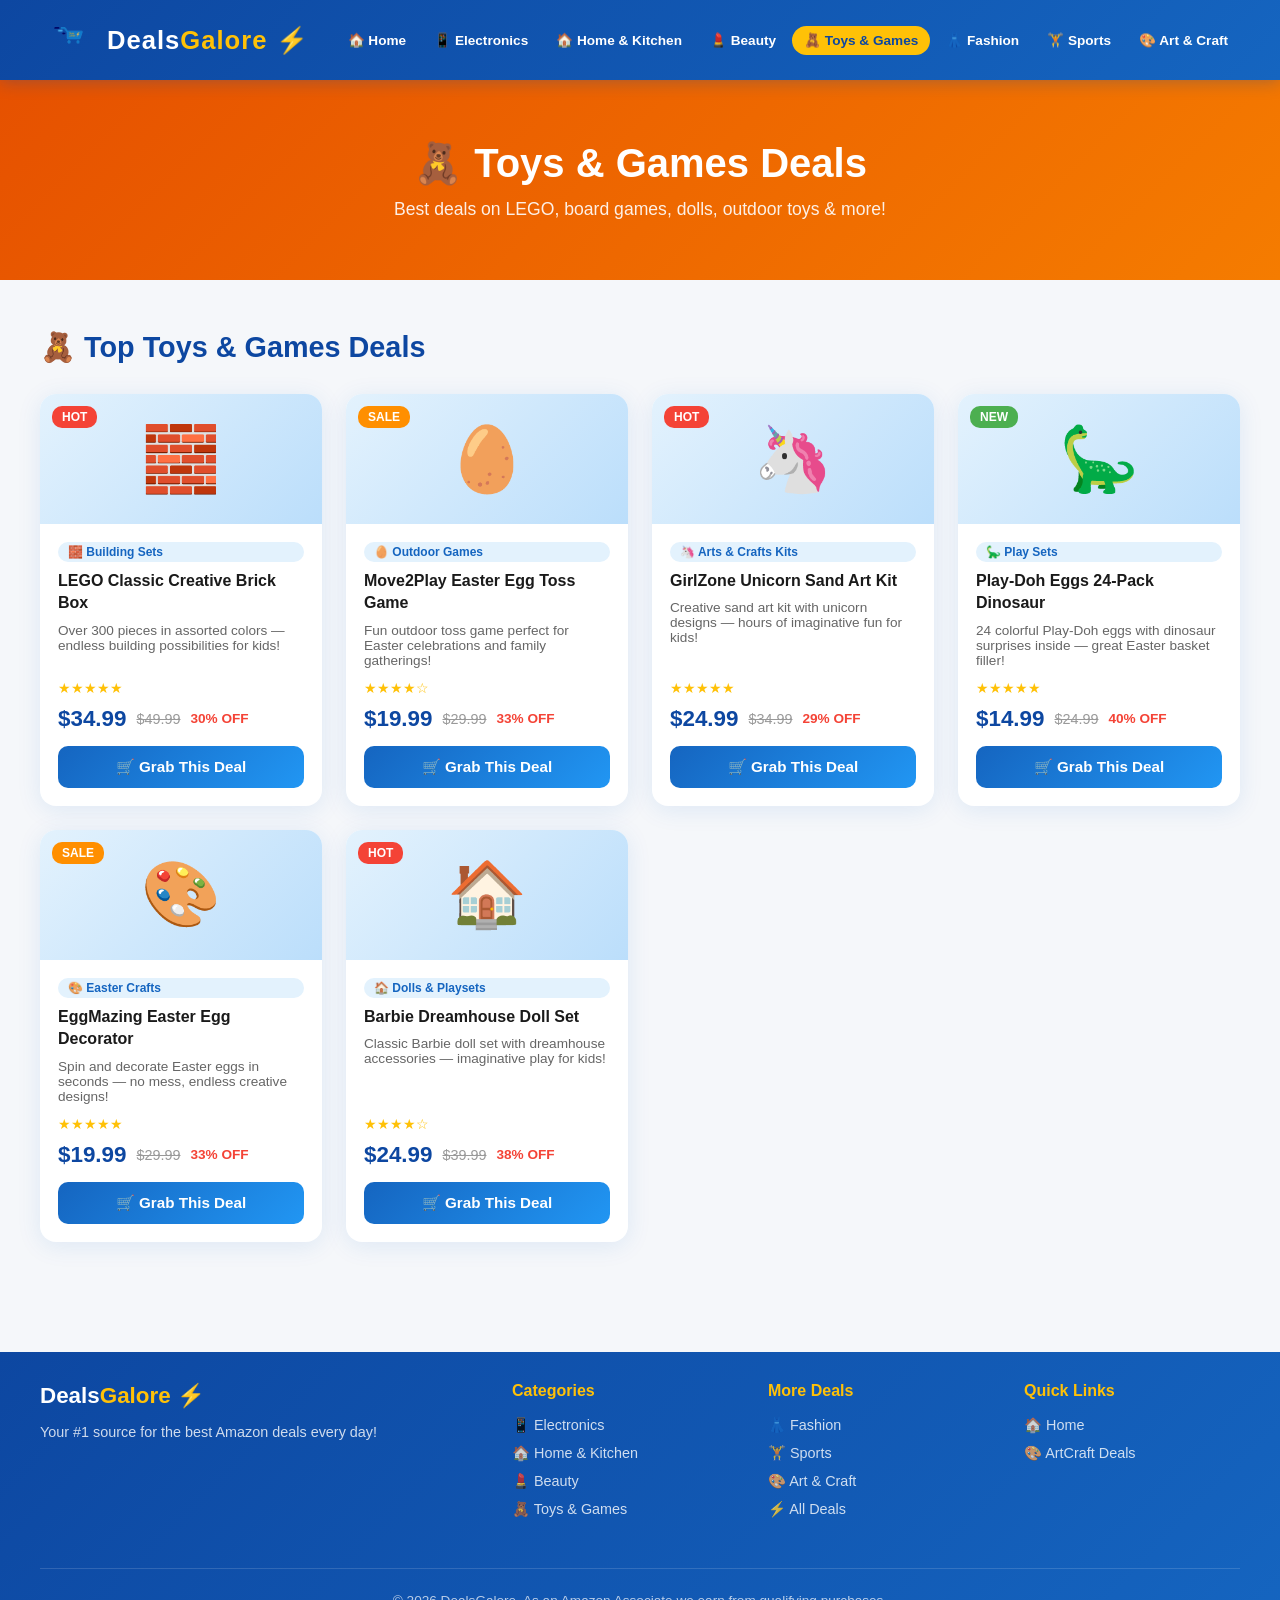
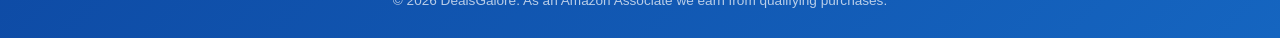
<file: toys-games.html>
<!DOCTYPE html>
<html lang="en">
<head>
  <meta charset="UTF-8"/>
  <meta name="viewport" content="width=device-width, initial-scale=1.0"/>
  <title>Toys &amp; Games Deals — DealsGalore</title>
  <link rel="stylesheet" href="style.css"/>
</head>
<body>
<nav>
  <a href="index.html" class="nav-logo">
    <img src="logo.png" alt="DealsGalore" onerror="this.style.display='none'"/>
    <span class="nav-logo-text">Deals<span>Galore</span> ⚡</span>
  </a>
  <ul class="nav-links">
    <li><a href="index.html">🏠 Home</a></li>
    <li><a href="electronics.html">📱 Electronics</a></li>
    <li><a href="home-kitchen.html">🏠 Home & Kitchen</a></li>
    <li><a href="beauty.html">💄 Beauty</a></li>
    <li><a href="toys-games.html" class="active">🧸 Toys & Games</a></li>
    <li><a href="fashion.html">👗 Fashion</a></li>
    <li><a href="sports.html">🏋️ Sports</a></li>
    <li><a href="art-craft.html">🎨 Art & Craft</a></li>
  </ul>
</nav>
<div class="page-hero" style="background:linear-gradient(135deg,#E65100,#F57C00);">
  <h1>🧸 Toys &amp; Games Deals</h1>
  <p>Best deals on LEGO, board games, dolls, outdoor toys &amp; more!</p>
</div>
<div class="section">
  <div class="section-header"><div class="section-title">🧸 Top Toys &amp; Games Deals</div></div>
  <div class="deals-grid">
    <div class="deal-card" id="lego-creative"><div class="deal-card-top">🧱<span class="deal-badge">HOT</span></div><div class="deal-card-body"><span class="deal-category-tag">🧱 Building Sets</span><div class="deal-title">LEGO Classic Creative Brick Box</div><div class="deal-desc">Over 300 pieces in assorted colors — endless building possibilities for kids!</div><div class="deal-stars">★★★★★</div><div class="deal-price-row"><span class="deal-price">$34.99</span><span class="deal-original">$49.99</span><span class="deal-discount">30% OFF</span></div><a href="https://www.amazon.com/dp/B08H84YFC5?tag=artcrafthub-20" class="btn-deal" target="_blank">🛒 Grab This Deal</a></div></div>
    <div class="deal-card" id="egg-toss-game"><div class="deal-card-top">🥚<span class="deal-badge hot">SALE</span></div><div class="deal-card-body"><span class="deal-category-tag">🥚 Outdoor Games</span><div class="deal-title">Move2Play Easter Egg Toss Game</div><div class="deal-desc">Fun outdoor toss game perfect for Easter celebrations and family gatherings!</div><div class="deal-stars">★★★★☆</div><div class="deal-price-row"><span class="deal-price">$19.99</span><span class="deal-original">$29.99</span><span class="deal-discount">33% OFF</span></div><a href="https://www.amazon.com/dp/B07CN72D4V?tag=artcrafthub-20" class="btn-deal" target="_blank">🛒 Grab This Deal</a></div></div>
    <div class="deal-card" id="unicorn-sand-art"><div class="deal-card-top">🦄<span class="deal-badge">HOT</span></div><div class="deal-card-body"><span class="deal-category-tag">🦄 Arts &amp; Crafts Kits</span><div class="deal-title">GirlZone Unicorn Sand Art Kit</div><div class="deal-desc">Creative sand art kit with unicorn designs — hours of imaginative fun for kids!</div><div class="deal-stars">★★★★★</div><div class="deal-price-row"><span class="deal-price">$24.99</span><span class="deal-original">$34.99</span><span class="deal-discount">29% OFF</span></div><a href="https://amzn.to/4bVbbUJ" class="btn-deal" target="_blank">🛒 Grab This Deal</a></div></div>
    <div class="deal-card" id="playdoh-dino"><div class="deal-card-top">🦕<span class="deal-badge new">NEW</span></div><div class="deal-card-body"><span class="deal-category-tag">🦕 Play Sets</span><div class="deal-title">Play-Doh Eggs 24-Pack Dinosaur</div><div class="deal-desc">24 colorful Play-Doh eggs with dinosaur surprises inside — great Easter basket filler!</div><div class="deal-stars">★★★★★</div><div class="deal-price-row"><span class="deal-price">$14.99</span><span class="deal-original">$24.99</span><span class="deal-discount">40% OFF</span></div><a href="https://www.amazon.com/dp/B07VS46CXT?tag=artcrafthub-20" class="btn-deal" target="_blank">🛒 Grab This Deal</a></div></div>
    <div class="deal-card" id="eggmazing-decorator"><div class="deal-card-top">🎨<span class="deal-badge hot">SALE</span></div><div class="deal-card-body"><span class="deal-category-tag">🎨 Easter Crafts</span><div class="deal-title">EggMazing Easter Egg Decorator</div><div class="deal-desc">Spin and decorate Easter eggs in seconds — no mess, endless creative designs!</div><div class="deal-stars">★★★★★</div><div class="deal-price-row"><span class="deal-price">$19.99</span><span class="deal-original">$29.99</span><span class="deal-discount">33% OFF</span></div><a href="https://www.amazon.com/dp/B07NPS487W?tag=artcrafthub-20" class="btn-deal" target="_blank">🛒 Grab This Deal</a></div></div>
    <div class="deal-card" id="barbie-dreamhouse"><div class="deal-card-top">🏠<span class="deal-badge">HOT</span></div><div class="deal-card-body"><span class="deal-category-tag">🏠 Dolls &amp; Playsets</span><div class="deal-title">Barbie Dreamhouse Doll Set</div><div class="deal-desc">Classic Barbie doll set with dreamhouse accessories — imaginative play for kids!</div><div class="deal-stars">★★★★☆</div><div class="deal-price-row"><span class="deal-price">$24.99</span><span class="deal-original">$39.99</span><span class="deal-discount">38% OFF</span></div><a href="https://www.amazon.com/s?k=barbie+dreamhouse+doll&tag=artcrafthub-20" class="btn-deal" target="_blank">🛒 Grab This Deal</a></div></div>
  </div>
</div>
<footer>
  <div class="footer-grid">
    <div class="footer-brand"><div style="font-size:1.4rem;font-weight:900;color:white;">Deals<span style="color:#FFC107;">Galore</span> ⚡</div><p>Your #1 source for the best Amazon deals every day!</p></div>
    <div class="footer-col"><h4>Categories</h4><ul><li><a href="electronics.html">📱 Electronics</a></li><li><a href="home-kitchen.html">🏠 Home &amp; Kitchen</a></li><li><a href="beauty.html">💄 Beauty</a></li><li><a href="toys-games.html">🧸 Toys &amp; Games</a></li></ul></div>
    <div class="footer-col"><h4>More Deals</h4><ul><li><a href="fashion.html">👗 Fashion</a></li><li><a href="sports.html">🏋️ Sports</a></li><li><a href="art-craft.html">🎨 Art &amp; Craft</a></li><li><a href="index.html">⚡ All Deals</a></li></ul></div>
    <div class="footer-col"><h4>Quick Links</h4><ul><li><a href="index.html">🏠 Home</a></li><li><a href="https://artcraftdeals.com" target="_blank">🎨 ArtCraft Deals</a></li></ul></div>
  </div>
  <div class="footer-bottom"><p>© 2026 DealsGalore. As an Amazon Associate we earn from qualifying purchases.</p></div>
</footer>
</body>
</html>
</file>
<file: style.css>
:root {
  --blue-dark: #0D47A1; --blue-main: #1565C0; --blue-mid: #1976D2;
  --blue-light: #2196F3; --blue-pale: #E3F2FD; --gold: #FFC107;
  --gold-dark: #FF8F00; --white: #FFFFFF; --gray-light: #F5F7FA;
  --shadow: 0 4px 24px rgba(21,101,192,0.10); --radius: 16px; --transition: 0.3s ease;
}
* { margin: 0; padding: 0; box-sizing: border-box; }
body { font-family: 'Segoe UI', Arial, sans-serif; background: var(--gray-light); color: #222; }
nav {
  background: linear-gradient(135deg, var(--blue-dark), var(--blue-main));
  padding: 0 40px; display: flex; align-items: center; justify-content: space-between;
  height: 80px; position: sticky; top: 0; z-index: 100; box-shadow: 0 2px 16px rgba(13,71,161,0.3);
}
.nav-logo { display: flex; align-items: center; gap: 12px; text-decoration: none; }
.nav-logo img { height: 55px; width: auto; }
.nav-logo-text { font-size: 1.6rem; font-weight: 800; color: var(--white); letter-spacing: 1px; }
.nav-logo-text span { color: var(--gold); }
.nav-links { display: flex; gap: 4px; list-style: none; }
.nav-links a { color: var(--white); text-decoration: none; font-size: 0.85rem; font-weight: 600; padding: 7px 12px; border-radius: 20px; transition: var(--transition); }
.nav-links a:hover { background: rgba(255,255,255,0.15); color: var(--gold); }
.nav-links a.active { background: var(--gold); color: var(--blue-dark); }
.page-hero { color: white; padding: 60px 40px; text-align: center; }
.page-hero h1 { font-size: 2.5rem; font-weight: 900; margin-bottom: 12px; }
.page-hero p { font-size: 1.1rem; opacity: 0.9; }
.section { padding: 50px 40px; max-width: 1400px; margin: 0 auto; }
.section-header { display: flex; align-items: center; justify-content: space-between; margin-bottom: 30px; }
.section-title { font-size: 1.8rem; font-weight: 800; color: var(--blue-dark); }
.deals-grid { display: grid; grid-template-columns: repeat(auto-fill, minmax(260px, 1fr)); gap: 24px; }
.deal-card { background: var(--white); border-radius: var(--radius); overflow: hidden; box-shadow: var(--shadow); transition: var(--transition); display: flex; flex-direction: column; }
.deal-card:hover { transform: translateY(-5px); box-shadow: 0 12px 40px rgba(21,101,192,0.18); }
.deal-card-top { background: linear-gradient(135deg, var(--blue-pale), #BBDEFB); height: 130px; display: flex; align-items: center; justify-content: center; font-size: 4rem; position: relative; }
.deal-badge { position: absolute; top: 12px; left: 12px; background: #F44336; color: white; font-size: 0.75rem; font-weight: 800; padding: 4px 10px; border-radius: 10px; }
.deal-badge.hot { background: var(--gold-dark); }
.deal-badge.new { background: #4CAF50; }
.deal-card-body { padding: 18px; flex: 1; display: flex; flex-direction: column; }
.deal-category-tag { font-size: 0.75rem; font-weight: 700; color: var(--blue-main); background: var(--blue-pale); padding: 3px 10px; border-radius: 10px; display: inline-block; margin-bottom: 8px; }
.deal-title { font-size: 1rem; font-weight: 700; color: #1a1a1a; margin-bottom: 8px; line-height: 1.4; }
.deal-desc { font-size: 0.85rem; color: #666; margin-bottom: 12px; flex: 1; }
.deal-stars { color: var(--gold); font-size: 0.9rem; margin-bottom: 10px; }
.deal-price-row { display: flex; align-items: center; gap: 10px; margin-bottom: 14px; flex-wrap: wrap; }
.deal-price { font-size: 1.4rem; font-weight: 900; color: var(--blue-dark); }
.deal-original { font-size: 0.9rem; color: #999; text-decoration: line-through; }
.deal-discount { font-size: 0.85rem; font-weight: 700; color: #F44336; }
.btn-deal { display: block; background: linear-gradient(135deg, var(--blue-main), var(--blue-light)); color: white; text-align: center; padding: 12px; border-radius: 10px; text-decoration: none; font-weight: 700; font-size: 0.95rem; transition: var(--transition); }
.btn-deal:hover { background: linear-gradient(135deg, var(--blue-dark), var(--blue-main)); transform: translateY(-1px); }
footer { background: linear-gradient(135deg, var(--blue-dark), var(--blue-main)); color: white; padding: 30px 40px; margin-top: 60px; }
.footer-grid { display: grid; grid-template-columns: 2fr 1fr 1fr 1fr; gap: 40px; max-width: 1400px; margin: 0 auto 40px; }
.footer-brand p { font-size: 0.9rem; opacity: 0.8; line-height: 1.6; margin-top: 12px; }
.footer-col h4 { font-size: 1rem; font-weight: 700; color: var(--gold); margin-bottom: 16px; }
.footer-col ul { list-style: none; }
.footer-col ul li { margin-bottom: 10px; }
.footer-col ul li a { color: rgba(255,255,255,0.8); text-decoration: none; font-size: 0.9rem; transition: var(--transition); }
.footer-col ul li a:hover { color: var(--gold); }
.footer-bottom { border-top: 1px solid rgba(255,255,255,0.2); padding-top: 24px; text-align: center; font-size: 0.85rem; opacity: 0.7; max-width: 1400px; margin: 0 auto; }
@media (max-width: 768px) { nav { padding: 0 16px; height: 65px; } .nav-links { display: none; } .page-hero h1 { font-size: 1.8rem; } .section { padding: 30px 16px; } .footer-grid { grid-template-columns: 1fr 1fr; } }
</file>
